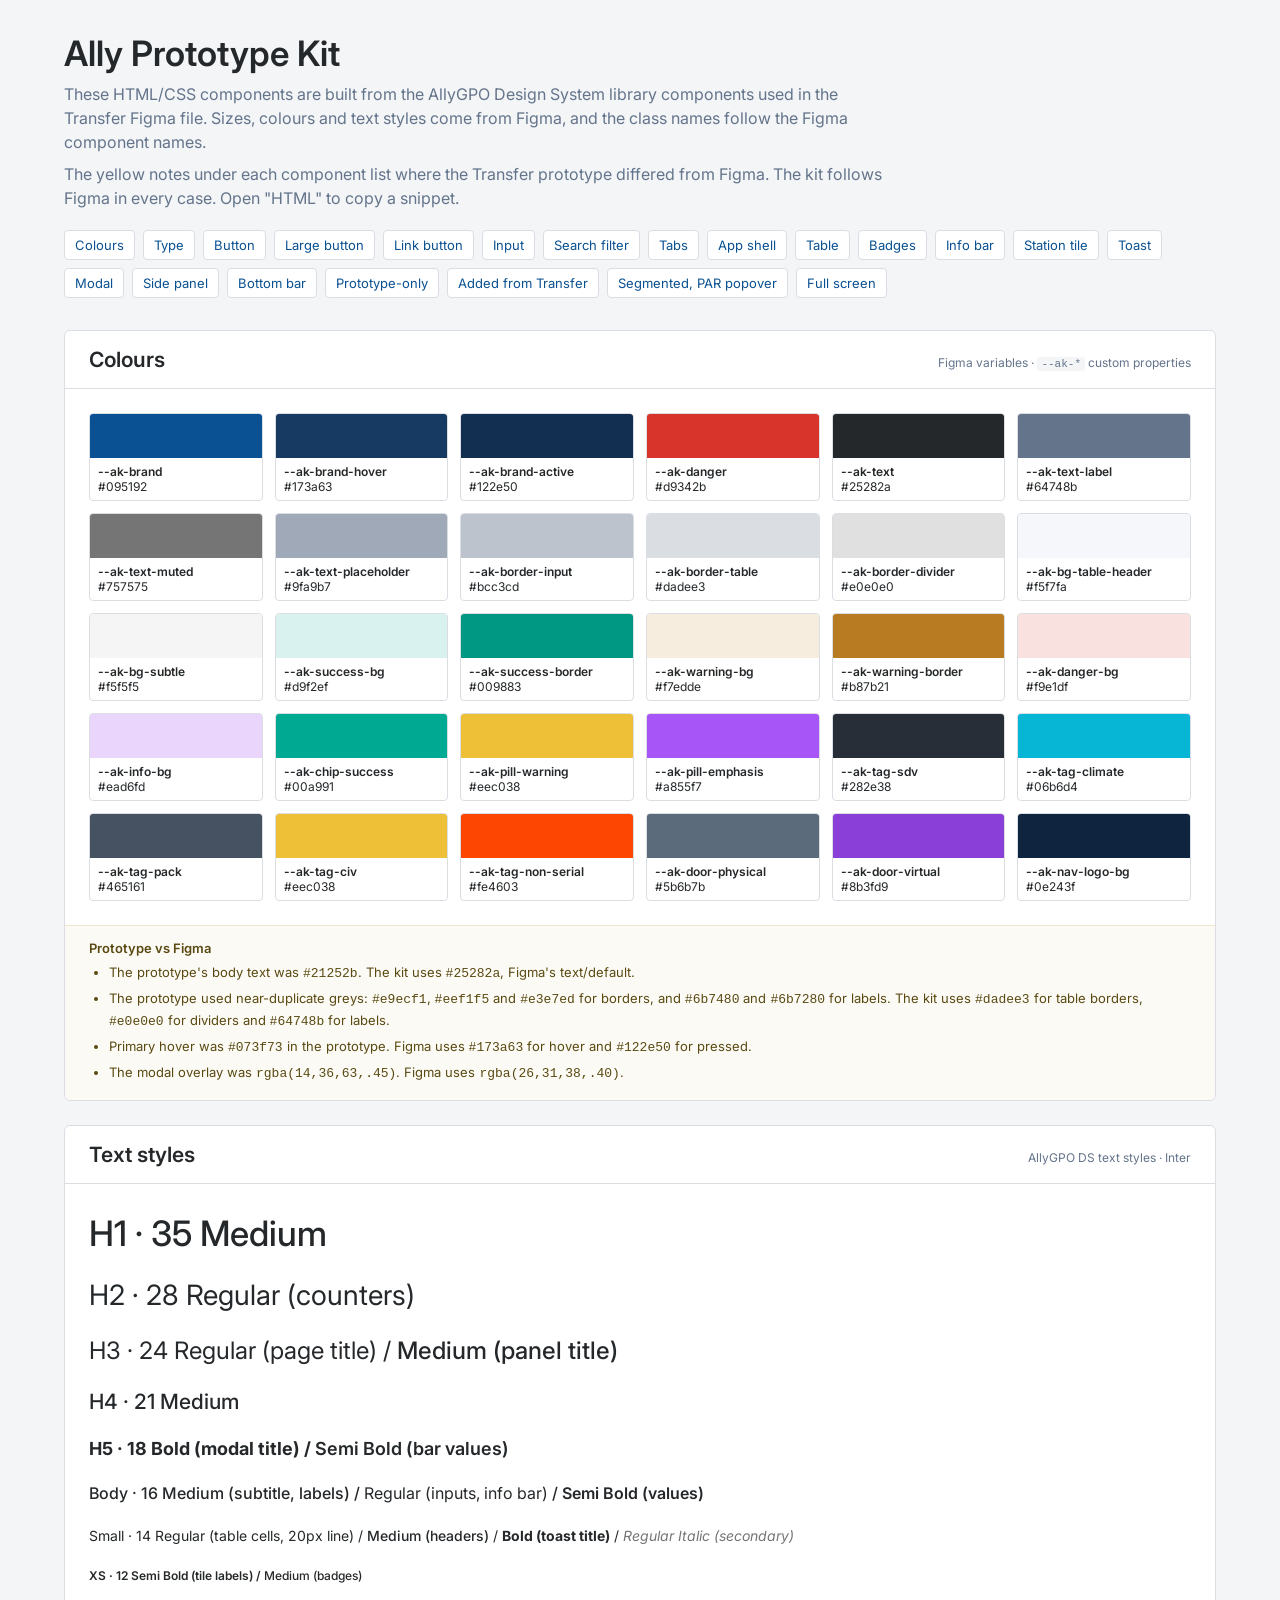
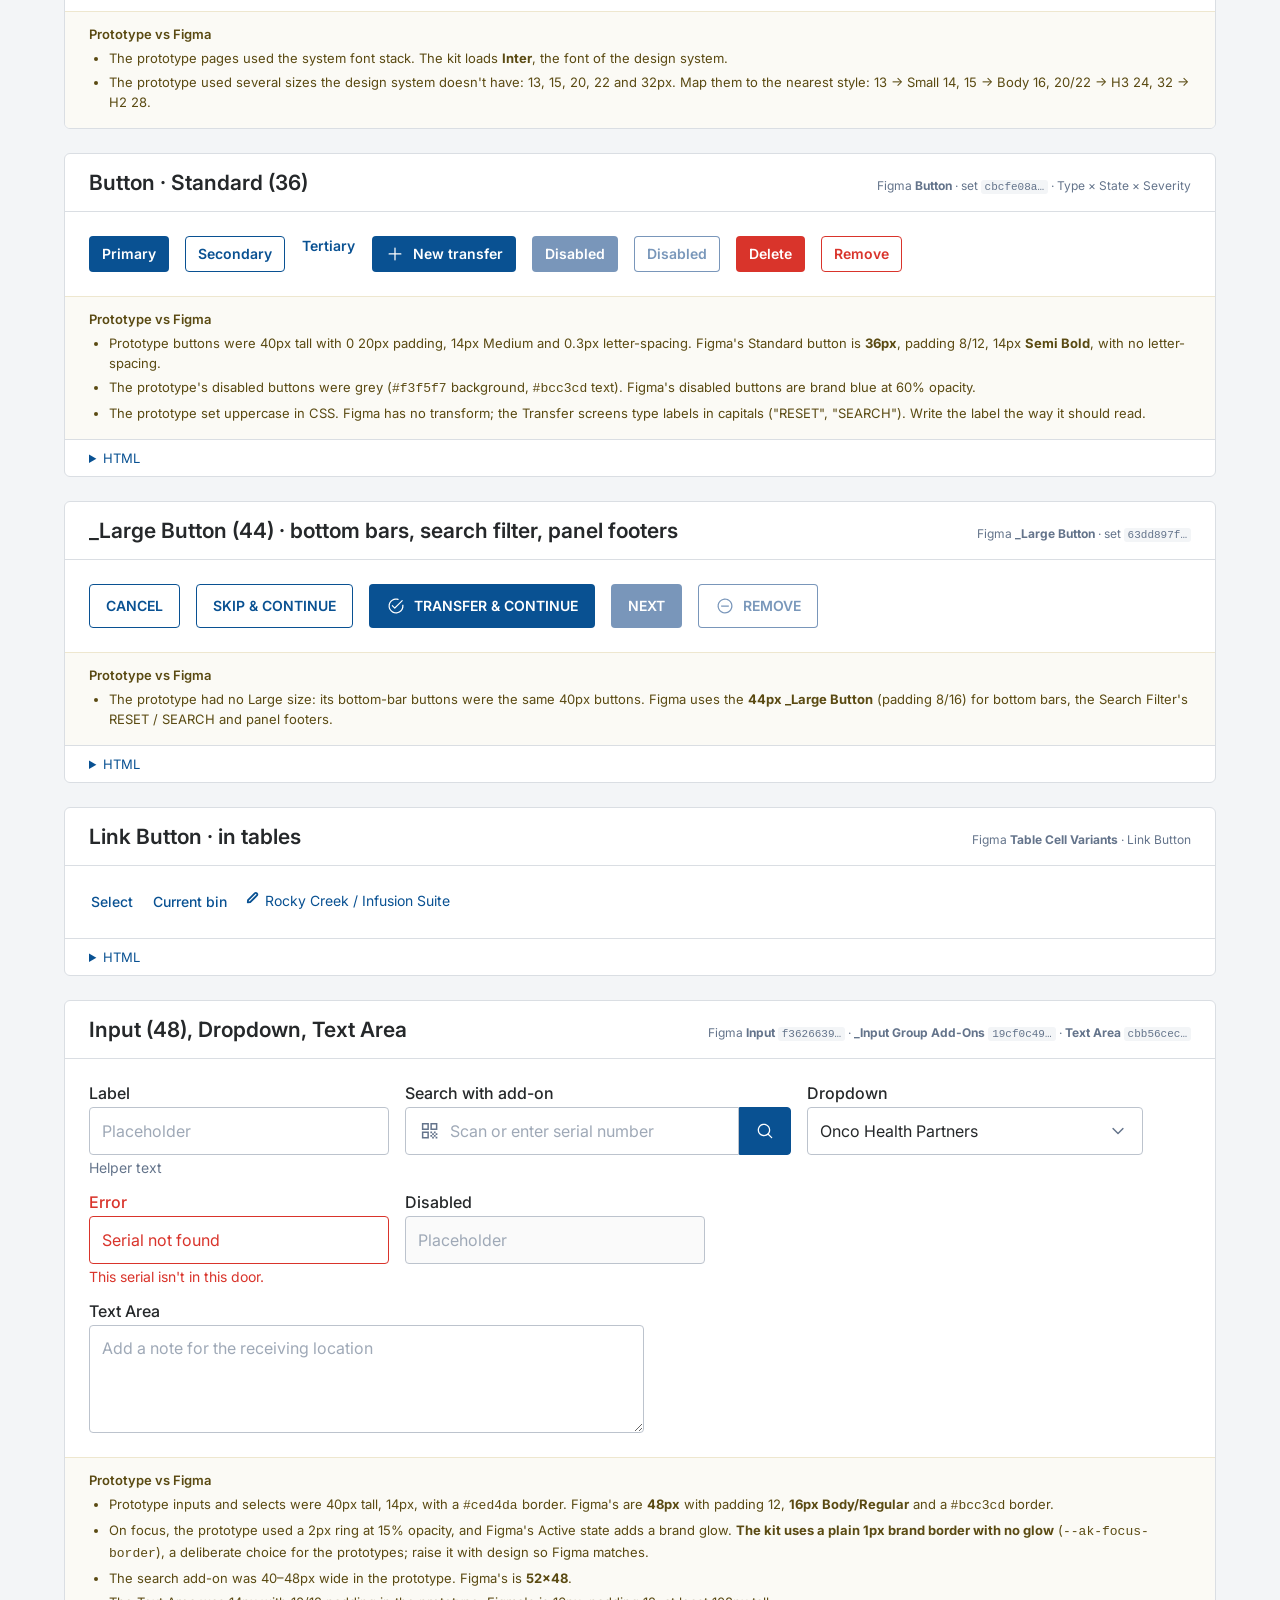
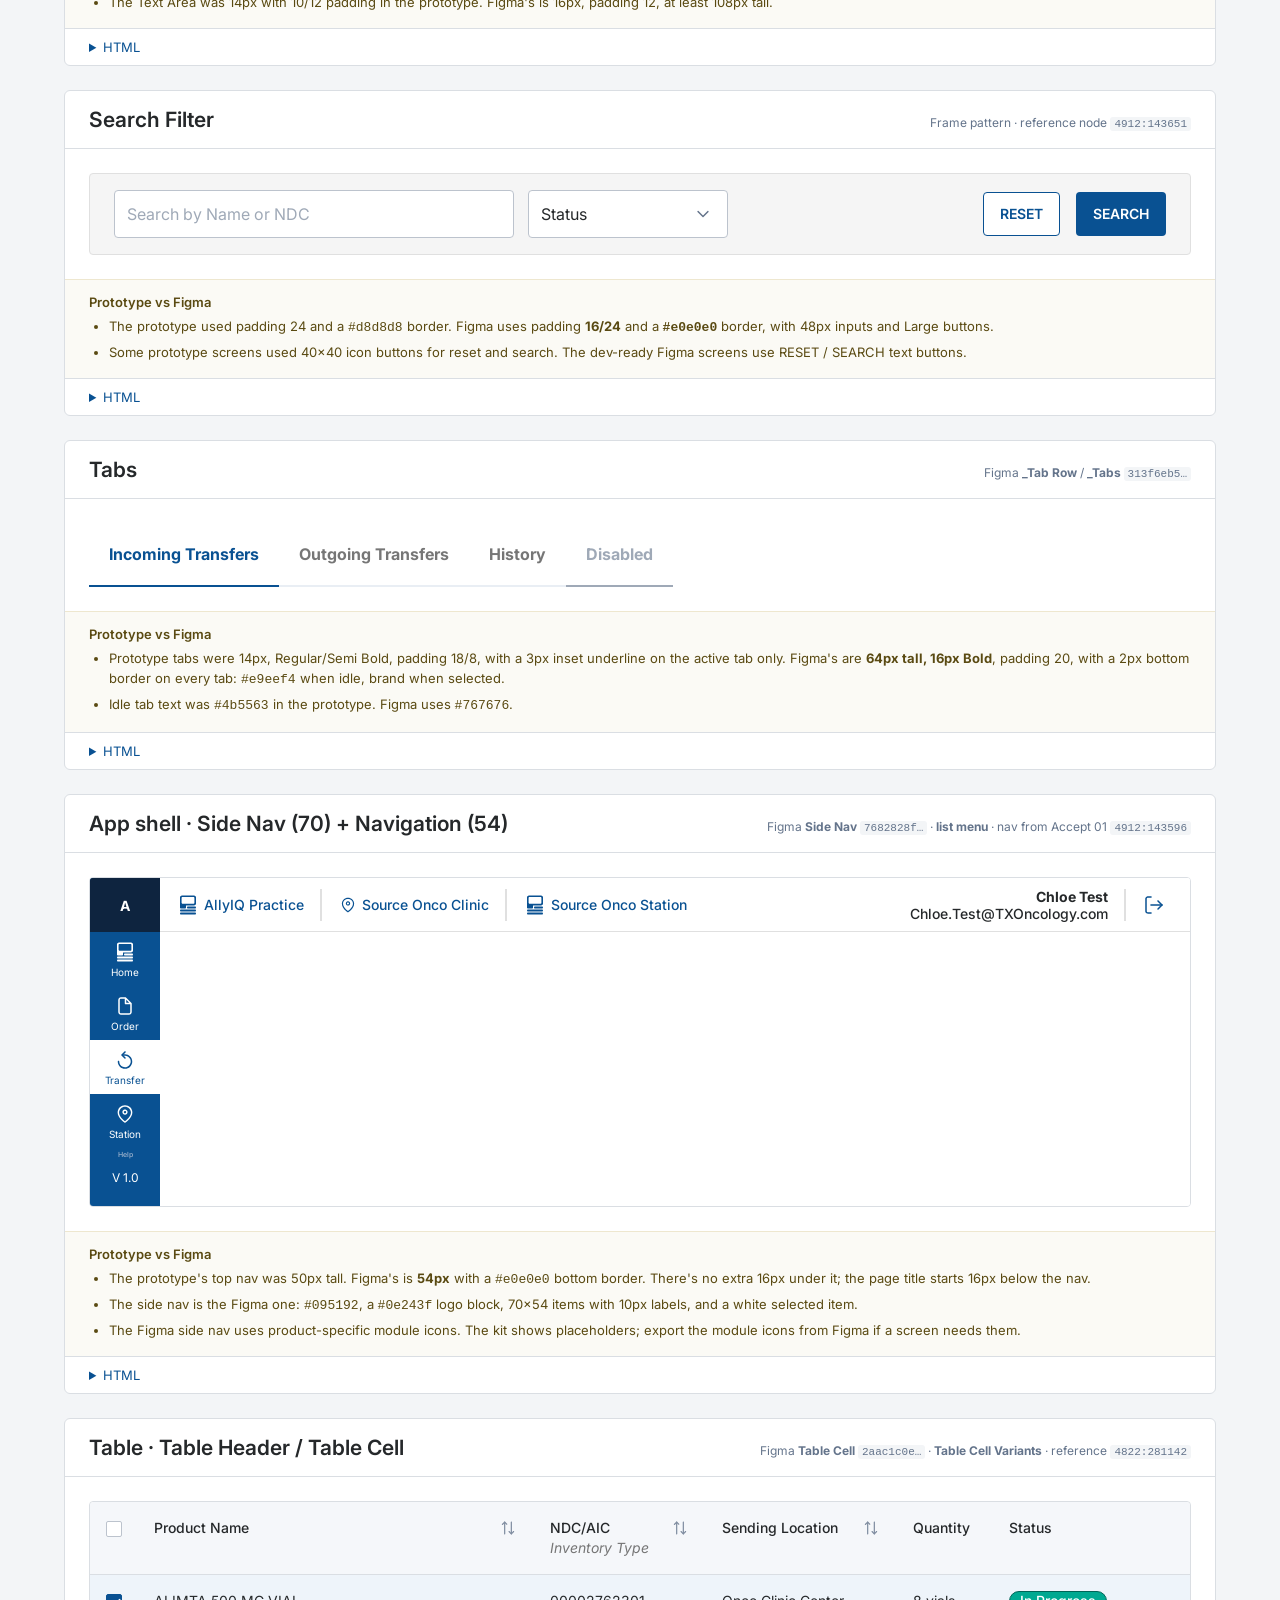
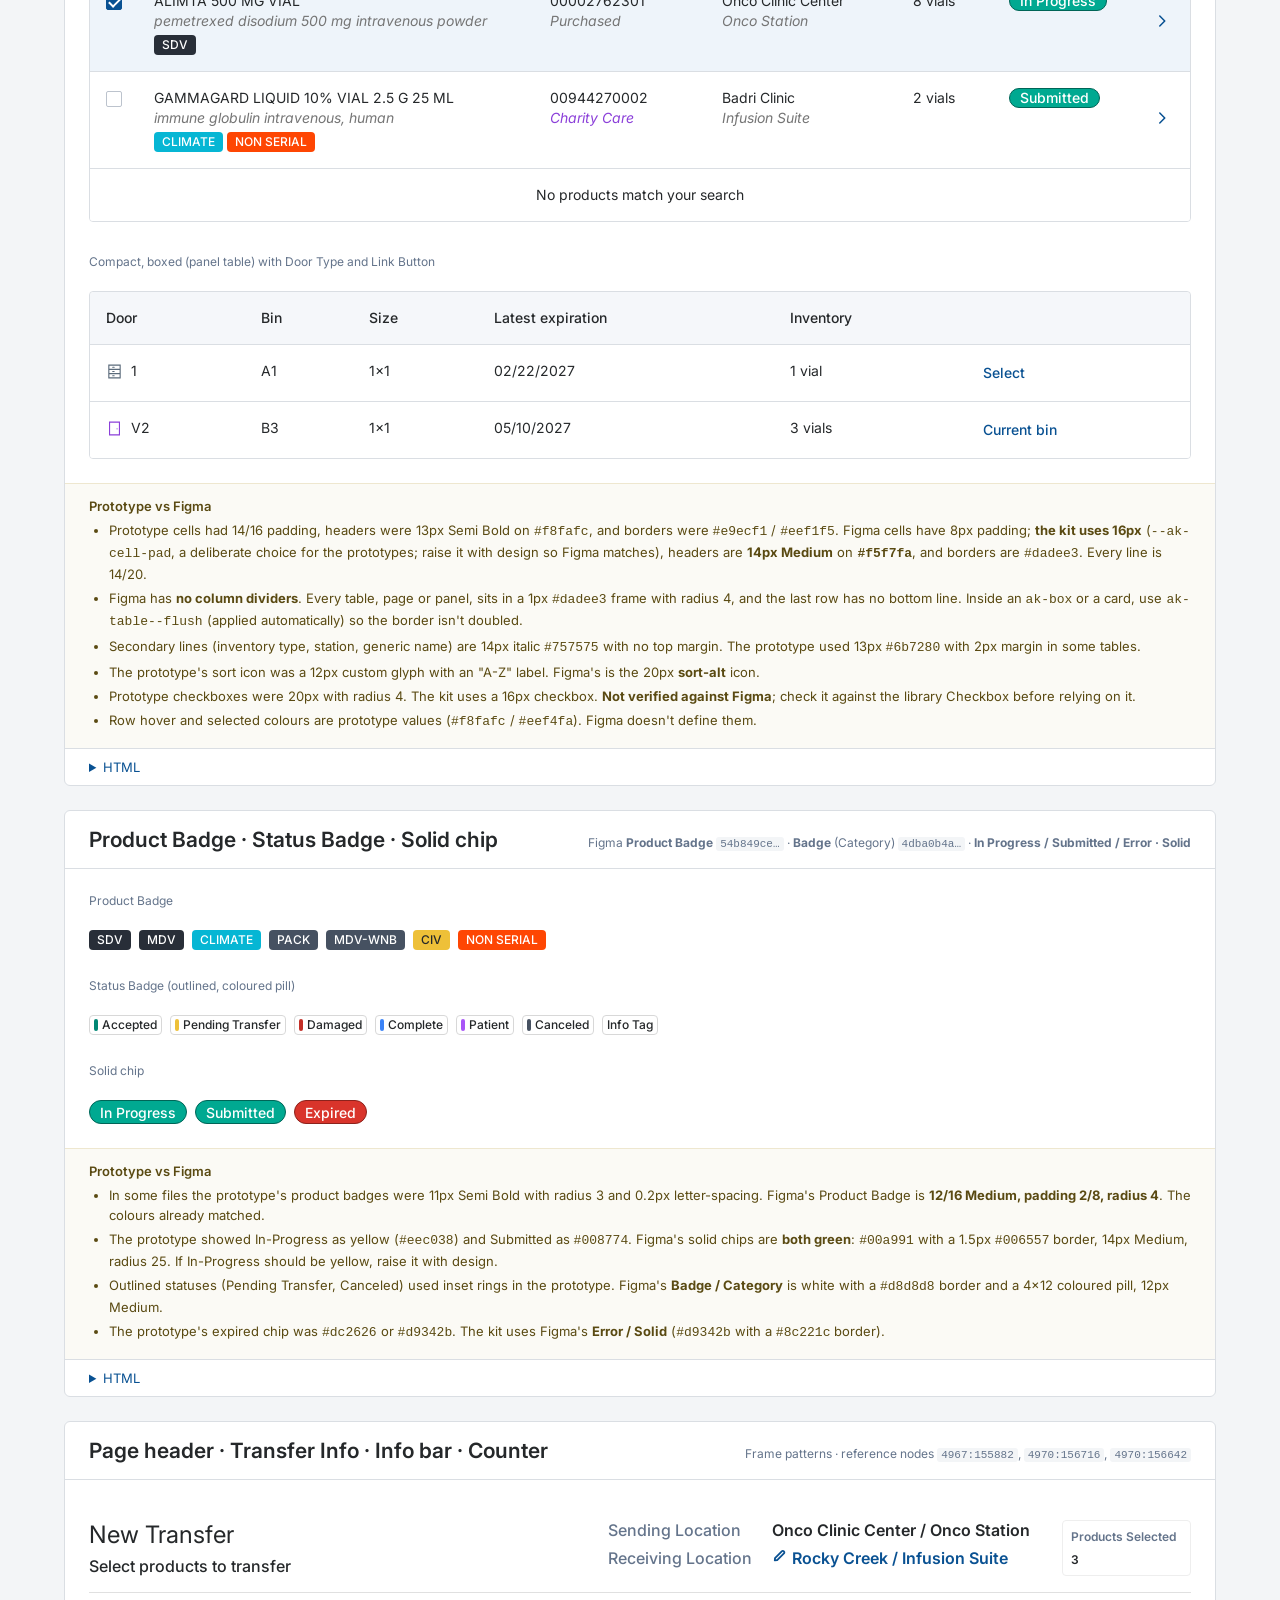
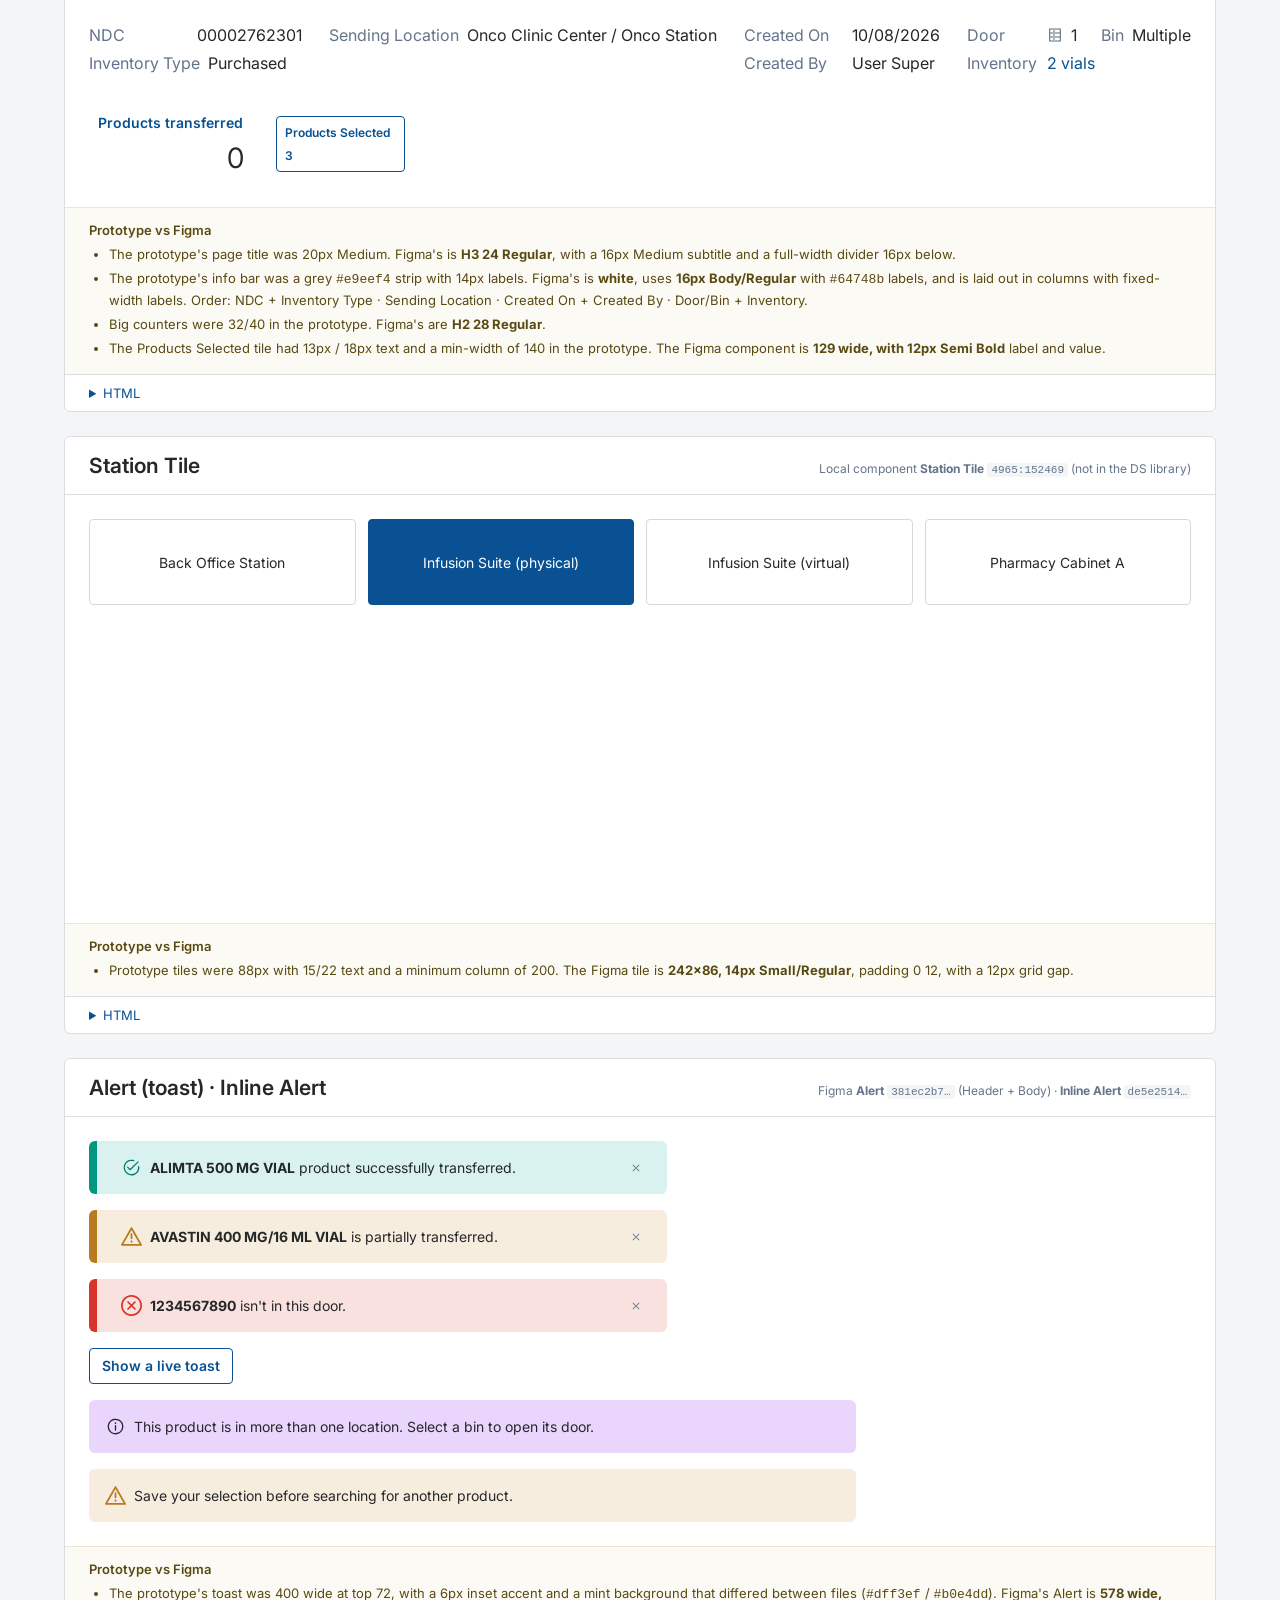
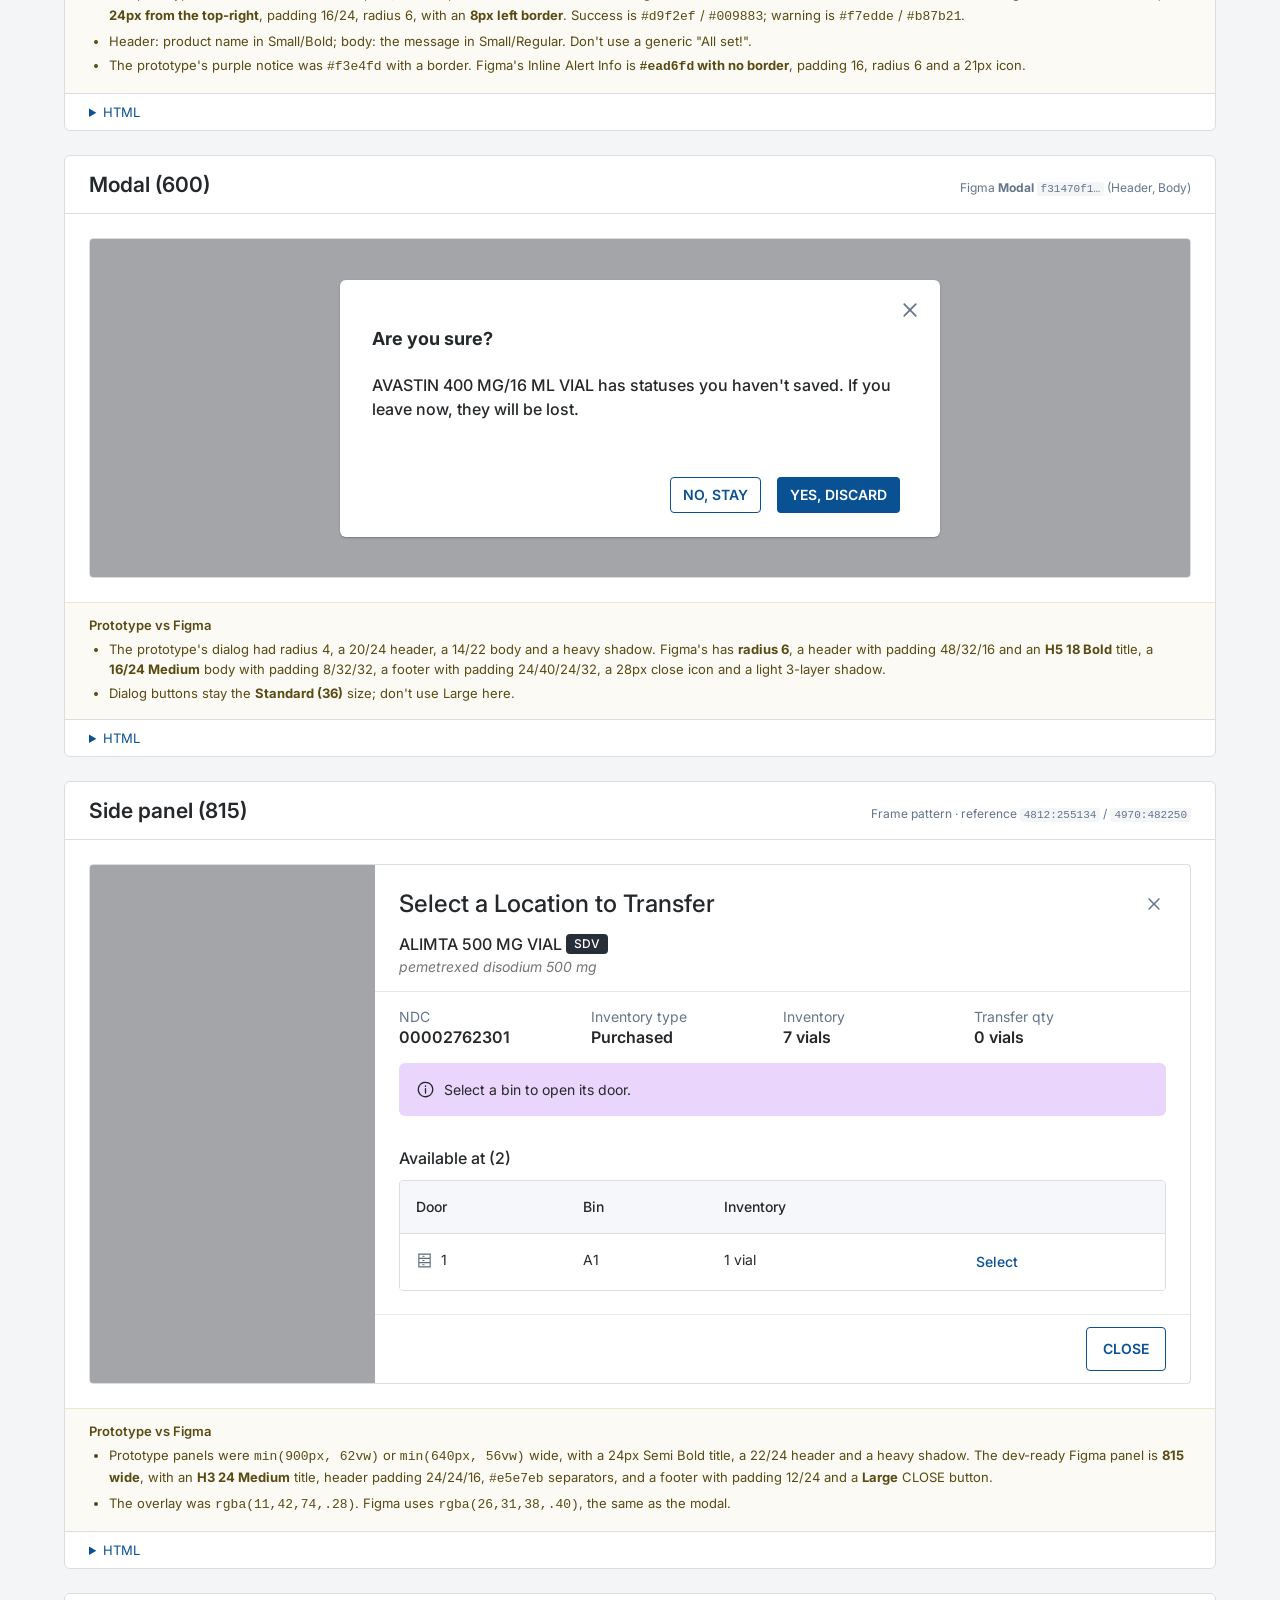
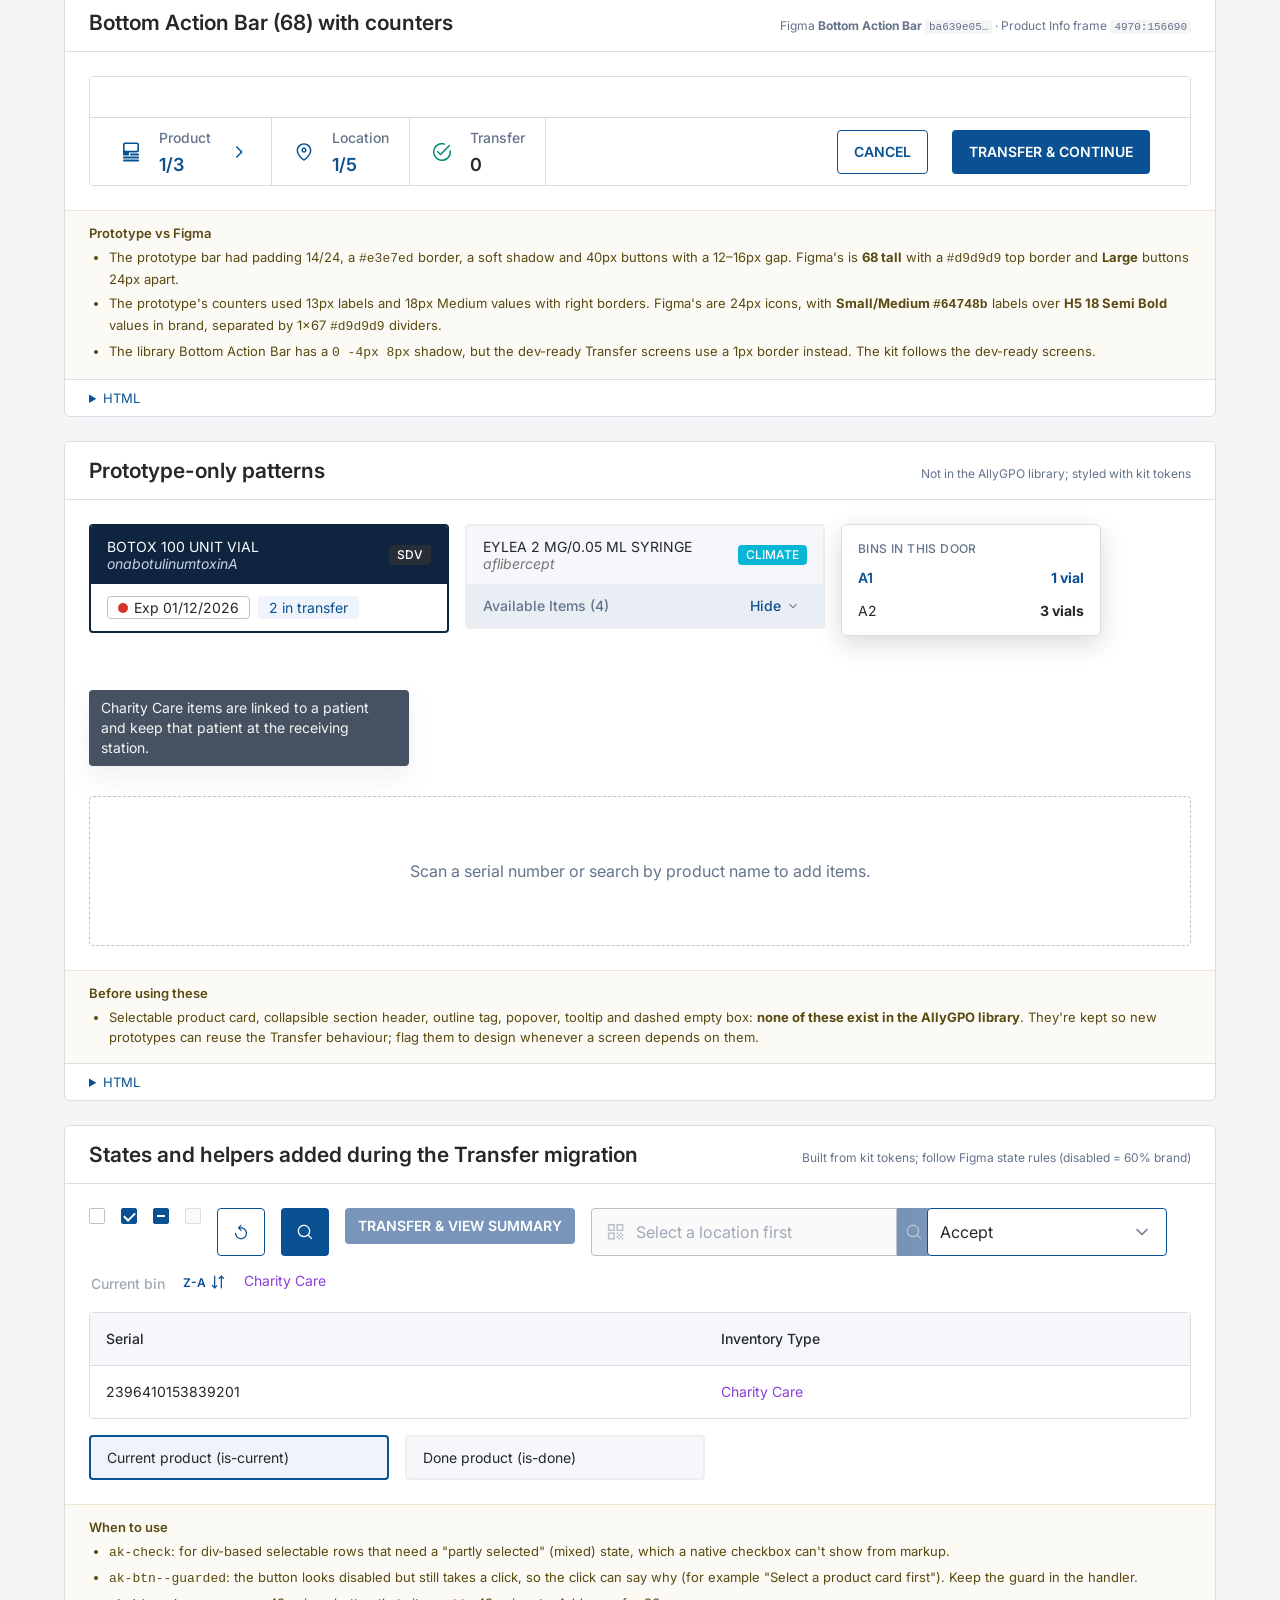
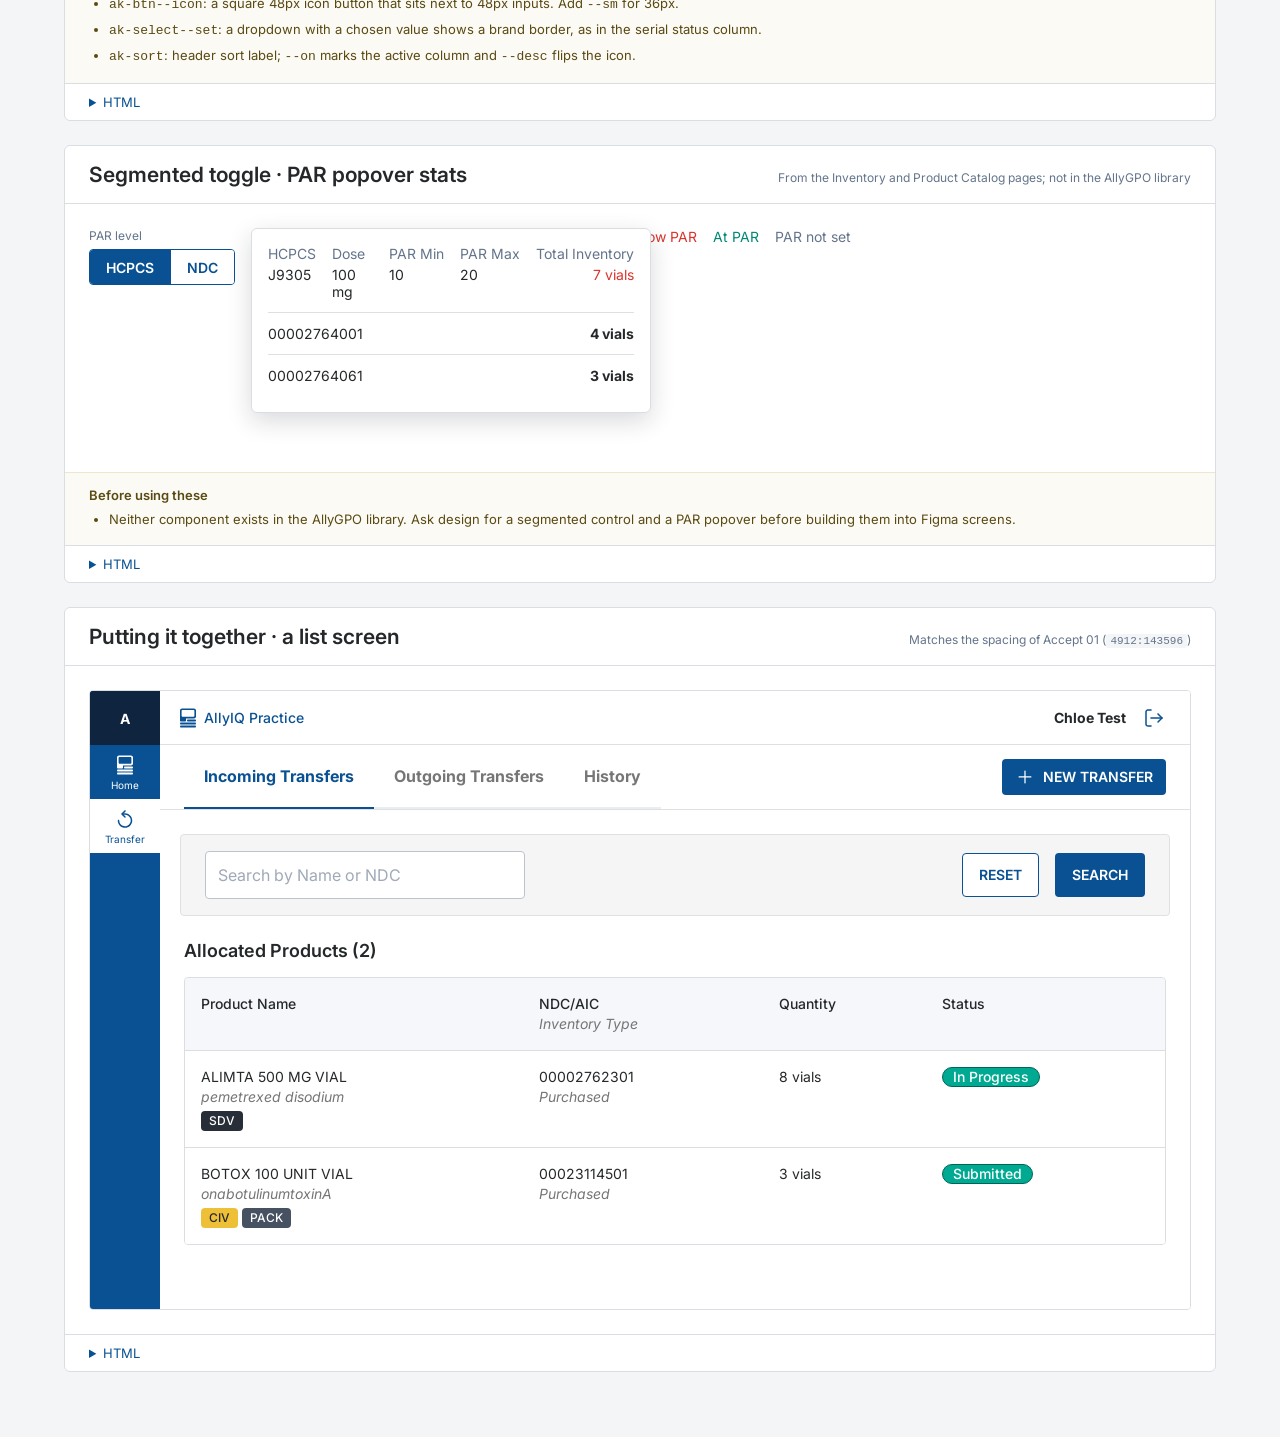
<file: ally-kit/gallery.html>
<!DOCTYPE html>
<html lang="en">
<head>
<meta charset="utf-8">
<meta name="viewport" content="width=device-width, initial-scale=1">
<title>Ally Prototype Kit</title>
<!-- generated from gallery.src.html by build-gallery.py; edit the source -->
<style>
/* ==========================================================================
   Ally prototype kit
   Components for HTML prototypes, built from the AllyGPO Design System
   library as used in the Transfer Figma file (eT6HcGEMl1keXbU21Yp7q8).
   Every value below comes from the Figma component, not from an old prototype.
   Class names follow the Figma component names. See gallery.html.
   ========================================================================== */

@import url("https://fonts.googleapis.com/css2?family=Inter:ital,wght@0,400;0,500;0,600;0,700;1,400&display=swap");

/* --------------------------------------------------------------------------
   Tokens
   -------------------------------------------------------------------------- */
:root {
  /* Brand + action (Button set) */
  --ak-brand: #095192;
  --ak-brand-hover: #173a63;
  --ak-brand-active: #122e50;
  --ak-brand-disabled: rgba(32, 81, 140, 0.6);
  --ak-danger: #d9342b;
  --ak-danger-hover: #c32f27;
  --ak-danger-active: #ae2a22;
  --ak-danger-disabled: rgba(217, 52, 43, 0.6);

  /* Text */
  --ak-text: #25282a;            /* text/default */
  --ak-text-label: #64748b;      /* field labels, counters */
  --ak-text-muted: #757575;      /* secondary/italic cell text */
  --ak-text-placeholder: #9fa9b7;
  --ak-text-tab-idle: #767676;
  --ak-text-empty: #6b7280;
  --ak-text-on-brand: #ffffff;

  /* Surfaces + borders */
  --ak-bg: #ffffff;
  --ak-bg-subtle: #f5f5f5;       /* Search Filter */
  --ak-bg-table-header: #f5f7fa;
  --ak-bg-disabled: #fafafa;
  --ak-border-input: #bcc3cd;
  --ak-border-table: #dadee3;
  --ak-border-tile: #d8d8d8;
  --ak-border-divider: #e0e0e0;
  --ak-border-bar: #d9d9d9;
  --ak-border-panel: #e5e7eb;
  --ak-border-tab-idle: #e9eef4;
  --ak-border-card: #eeeeee;
  --ak-overlay: rgba(26, 31, 38, 0.4);

  /* Nav */
  --ak-nav-bg: #095192;
  --ak-nav-logo-bg: #0e243f;
  --ak-nav-muted: #9fb4ce;

  /* Feedback (Alert / Inline Alert) */
  --ak-success-bg: #d9f2ef;  --ak-success-border: #009883;  --ak-success-icon: #007f6d;
  --ak-warning-bg: #f7edde;  --ak-warning-border: #b87b21;
  --ak-danger-bg: #f9e1df;   --ak-danger-border: #d9342b;
  --ak-info-bg: #ead6fd;

  /* Status Badge pills (Badge / Category) */
  --ak-pill-success: #008774;
  --ak-pill-warning: #eec038;
  --ak-pill-danger: #c32f27;
  --ak-pill-info: #3b83f7;
  --ak-pill-emphasis: #a855f7;
  --ak-pill-neutral: #465161;

  /* Solid status chips */
  --ak-chip-success: #00a991;  --ak-chip-success-border: #006557;
  --ak-chip-danger: #d9342b;   --ak-chip-danger-border: #8c221c;

  /* Product Badge (Components/tag/bg-*) */
  --ak-tag-sdv: #282e38;
  --ak-tag-climate: #06b6d4;
  --ak-tag-pack: #465161;
  --ak-tag-civ: #eec038;
  --ak-tag-non-serial: #fe4603;

  /* Door Type */
  --ak-door-physical: #5b6b7b;
  --ak-door-virtual: #8b3fd9;

  /* Radius + elevation */
  --ak-radius: 4px;
  --ak-radius-lg: 6px;
  --ak-radius-pill: 25px;
  --ak-shadow-modal: 0 2px 1px -1px rgba(0,0,0,.02), 0 1px 1px 0 rgba(0,0,0,.14), 0 1px 3px 0 rgba(0,0,0,.12);
  --ak-shadow-bar: 0 -4px 8px rgba(0,0,0,.10);
  --ak-focus-border: var(--ak-brand);     /* Input / Text Area active: 1px brand border, no glow (user decision 2026-10-09; Figma Active has a glow) */

  /* Layout (1512 x 1024 artboards) */
  --ak-sidenav-w: 70px;
  --ak-topnav-h: 54px;
  --ak-gutter: 24px;              /* content edge = side nav + 24 = 94 */
  --ak-bottom-bar-h: 68px;
  --ak-cell-pad: 16px;            /* table cell padding: user decision 2026-10-09 (Figma Table Cell uses 8px) */

  /* Type */
  --ak-font: "Inter", -apple-system, system-ui, "Segoe UI", Roboto, Helvetica, Arial, sans-serif;
}

/* --------------------------------------------------------------------------
   Base + DS text styles (H1 35 ... XS 12; line height auto unless stated)
   -------------------------------------------------------------------------- */
.ak, .ak * { box-sizing: border-box; }
.ak { font-family: var(--ak-font); color: var(--ak-text); font-size: 14px; -webkit-font-smoothing: antialiased; }
.ak button, .ak input, .ak select, .ak textarea { font-family: inherit; }

.ak-h1 { font-size: 35px; } .ak-h2 { font-size: 28px; } .ak-h3 { font-size: 24px; }
.ak-h4 { font-size: 21px; } .ak-h5 { font-size: 18px; } .ak-body { font-size: 16px; }
.ak-small { font-size: 14px; } .ak-xs { font-size: 12px; }
.ak-regular { font-weight: 400; } .ak-medium { font-weight: 500; }
.ak-semibold { font-weight: 600; } .ak-bold { font-weight: 700; }
.ak-italic { font-style: italic; }
.ak-label { color: var(--ak-text-label); }
.ak-muted { color: var(--ak-text-muted); }
.ak-link { color: var(--ak-brand); text-decoration: none; cursor: pointer; }
.ak-link:hover { text-decoration: underline; }

/* --------------------------------------------------------------------------
   Icons: <span class="ak-icon" data-icon="search"></span> (filled by ally-kit.js)
   -------------------------------------------------------------------------- */
.ak-icon { display: inline-flex; width: 24px; height: 24px; flex: none; align-items: center; justify-content: center; }
.ak-icon svg { width: 100%; height: 100%; display: block; }
.ak-icon--14 { width: 14px; height: 14px; } .ak-icon--16 { width: 16px; height: 16px; }
.ak-icon--17 { width: 17px; height: 17px; } .ak-icon--20 { width: 20px; height: 20px; }
.ak-icon--21 { width: 21px; height: 21px; } .ak-icon--28 { width: 28px; height: 28px; }
.ak-icon--current svg path { fill: currentColor; }
.ak-icon[data-icon="check-circle"], [data-icon="check-circle"] { color: var(--ak-success-icon); }
.ak-btn [data-icon="check-circle"] { color: inherit; }

/* --------------------------------------------------------------------------
   Button (Standard, 36) and _Large Button (44)
   Figma: Button / _Large Button  ·  Type = Primary | Secondary | Tertiary
   -------------------------------------------------------------------------- */
.ak-btn {
  display: inline-flex; align-items: center; justify-content: center; gap: 8px;
  height: 36px; padding: 8px 12px; border-radius: var(--ak-radius);
  border: 1px solid transparent; background: transparent;
  font-size: 14px; line-height: 20px; font-weight: 600; white-space: nowrap;
  cursor: pointer; text-decoration: none;
}
.ak-btn--lg { height: 44px; padding: 8px 16px; }
.ak-btn .ak-icon { width: 20px; height: 20px; }
.ak-btn .ak-icon svg path { fill: currentColor; }

.ak-btn--primary { background: var(--ak-brand); color: #fff; }
.ak-btn--primary:hover { background: var(--ak-brand-hover); }
.ak-btn--primary:active { background: var(--ak-brand-active); }
.ak-btn--secondary { border-color: var(--ak-brand); color: var(--ak-brand); background: #fff; }
.ak-btn--secondary:hover { border-color: var(--ak-brand-hover); color: var(--ak-brand-hover); }
.ak-btn--secondary:active { border-color: var(--ak-brand-active); color: var(--ak-brand-active); }
.ak-btn--tertiary { padding-left: 0; padding-right: 0; gap: 4px; color: var(--ak-brand); }
.ak-btn--tertiary:not(.ak-btn--lg) { height: 20px; padding: 0; }
.ak-btn--tertiary:hover { color: var(--ak-brand-hover); }
.ak-btn--tertiary:active { color: var(--ak-brand-active); }

.ak-btn--danger.ak-btn--primary { background: var(--ak-danger); }
.ak-btn--danger.ak-btn--primary:hover { background: var(--ak-danger-hover); }
.ak-btn--danger.ak-btn--primary:active { background: var(--ak-danger-active); }
.ak-btn--danger.ak-btn--secondary { border-color: var(--ak-danger); color: var(--ak-danger); }
.ak-btn--danger.ak-btn--secondary:hover { border-color: var(--ak-danger-hover); color: var(--ak-danger-hover); }
.ak-btn--danger.ak-btn--tertiary { color: var(--ak-danger); }

.ak-btn:disabled, .ak-btn[aria-disabled="true"] { cursor: not-allowed; pointer-events: none; }
.ak-btn--primary:disabled, .ak-btn--primary[aria-disabled="true"] { background: var(--ak-brand-disabled); }
.ak-btn--secondary:disabled, .ak-btn--secondary[aria-disabled="true"] { border-color: var(--ak-brand-disabled); color: var(--ak-brand-disabled); }
.ak-btn--tertiary:disabled, .ak-btn--tertiary[aria-disabled="true"] { color: var(--ak-brand-disabled); }
.ak-btn--danger.ak-btn--primary:disabled { background: var(--ak-danger-disabled); }
.ak-btn--danger.ak-btn--secondary:disabled { border-color: var(--ak-danger-disabled); color: var(--ak-danger-disabled); }

/* Link Button (Table Cell Variants · Link Button), e.g. "Select" in a table */
.ak-link-btn { display: inline-flex; align-items: center; gap: 4px; padding: 2px; border-radius: var(--ak-radius); border: 0; background: none; color: var(--ak-brand); font-size: 14px; line-height: 20px; font-weight: 500; cursor: pointer; }
.ak-link-btn:hover { text-decoration: underline; }

/* --------------------------------------------------------------------------
   Input (48), _Input Group Add-Ons, Dropdown, Text Area
   -------------------------------------------------------------------------- */
.ak-field { display: flex; flex-direction: column; gap: 4px; }
.ak-field__label { font-size: 16px; font-weight: 500; color: var(--ak-text); }
.ak-field__help { font-size: 14px; color: var(--ak-text-label); }
.ak-field--error .ak-field__label, .ak-field--error .ak-field__help { color: var(--ak-danger); }

.ak-input {
  display: flex; align-items: center; gap: 8px; height: 48px; padding: 12px;
  background: #fff; border: 1px solid var(--ak-border-input); border-radius: var(--ak-radius);
  font-size: 16px; color: var(--ak-text);
}
.ak-input input, input.ak-input, .ak-input select {
  flex: 1; min-width: 0; border: 0; outline: 0; background: transparent; padding: 0;
  font: inherit; font-size: 16px; color: var(--ak-text);
}
input.ak-input { width: 100%; padding: 12px; }
.ak-input input::placeholder, input.ak-input::placeholder, .ak-textarea::placeholder { color: var(--ak-text-placeholder); }
.ak-input:focus-within, input.ak-input:focus { border-color: var(--ak-focus-border); box-shadow: none; outline: 0; }
.ak-input--disabled, .ak-input:has(input:disabled) { background: var(--ak-bg-disabled); }
.ak-input--error { border-color: var(--ak-danger); }
.ak-input--error input::placeholder { color: var(--ak-danger); }
.ak-input--warning { border-color: var(--ak-warning-border); }
.ak-input .ak-icon svg path { fill: var(--ak-text-label); }

/* Input + add-on button (search) */
.ak-input-group { display: flex; align-items: stretch; }
.ak-input-group .ak-input { border-top-right-radius: 0; border-bottom-right-radius: 0; flex: 1; }
.ak-addon {
  width: 52px; height: 48px; display: inline-flex; align-items: center; justify-content: center;
  background: var(--ak-brand); border: 1px solid var(--ak-brand); border-radius: 0 var(--ak-radius) var(--ak-radius) 0;
  color: #fff; cursor: pointer;
}
.ak-addon:hover { background: var(--ak-brand-hover); }
.ak-addon .ak-icon { width: 20px; height: 20px; }

/* Dropdown: Input look with clear (times) + chevron-down */
.ak-select { position: relative; }
.ak-select select { appearance: none; -webkit-appearance: none; cursor: pointer; padding-right: 32px; }
.ak-select::after {
  content: ""; position: absolute; right: 12px; top: 50%; width: 24px; height: 24px; margin-top: -12px; pointer-events: none;
  background: url("data:image/svg+xml,%3Csvg xmlns='http://www.w3.org/2000/svg' width='24' height='24' viewBox='0 0 24 24'%3E%3Cpath d='M12.01 15.2a.75.75 0 0 1-.53-.22l-5-5a.75.75 0 0 1 1.06-1.03l4.47 4.44 4.47-4.44a.75.75 0 0 1 1.06 1L12.54 14.95a.75.75 0 0 1-.53.25Z' fill='%2364748B'/%3E%3C/svg%3E") no-repeat center;
}

.ak-textarea {
  display: block; width: 100%; min-height: 108px; padding: 12px; resize: vertical;
  background: #fff; border: 1px solid var(--ak-border-input); border-radius: var(--ak-radius);
  font: inherit; font-size: 16px; color: var(--ak-text); outline: 0;
}
.ak-textarea:focus { border-color: var(--ak-focus-border); box-shadow: none; outline: 0; }

/* Checkbox (Table Cell Variants · Checkbox) */
.ak-checkbox { appearance: none; -webkit-appearance: none; width: 16px; height: 16px; margin: 0; border: 1px solid var(--ak-border-input); border-radius: 2px; background: #fff; cursor: pointer; display: inline-grid; place-content: center; vertical-align: middle; }
.ak-checkbox:checked, .ak-checkbox:indeterminate { background: var(--ak-brand); border-color: var(--ak-brand); }
.ak-checkbox:checked::after { content: ""; width: 9px; height: 5px; border: 2px solid #fff; border-top: 0; border-right: 0; transform: translateY(-1px) rotate(-45deg); }
.ak-checkbox:indeterminate::after { content: ""; width: 8px; height: 2px; background: #fff; }

/* --------------------------------------------------------------------------
   Search Filter (grey bar with inputs + RESET / SEARCH)
   -------------------------------------------------------------------------- */
.ak-search-filter {
  display: flex; align-items: center; justify-content: space-between; gap: 16px;
  padding: 16px 24px; background: var(--ak-bg-subtle); border: 1px solid var(--ak-border-divider); border-radius: var(--ak-radius);
}
.ak-search-filter__fields { display: flex; gap: 14px; align-items: center; }
.ak-search-filter__actions { display: flex; gap: 16px; align-items: center; }

/* --------------------------------------------------------------------------
   Tabs (_Tab Row / _Tabs)
   -------------------------------------------------------------------------- */
.ak-tabs { display: flex; }
.ak-tab {
  display: inline-flex; align-items: center; gap: 4px; height: 64px; padding: 20px;
  border: 0; border-bottom: 2px solid var(--ak-border-tab-idle); background: none;
  font-size: 16px; line-height: 24px; font-weight: 700; color: var(--ak-text-tab-idle); cursor: pointer; white-space: nowrap;
}
.ak-tab:hover { color: var(--ak-text-label); border-bottom-color: var(--ak-text-label); }
.ak-tab[aria-selected="true"], .ak-tab--selected { color: var(--ak-brand); border-bottom-color: var(--ak-brand); }
.ak-tab:disabled { color: var(--ak-text-placeholder); border-bottom-color: var(--ak-text-placeholder); cursor: not-allowed; }
.ak-tab__count { min-width: 20px; height: 20px; padding: 4px 6px; border-radius: 10px; background: var(--ak-brand); color: #fff; font-size: 12px; line-height: 12px; font-weight: 700; }

/* --------------------------------------------------------------------------
   Table (Table Cell: Table Header / Table Cell / Nested Table)
   No column dividers; each cell has a bottom border only.
   -------------------------------------------------------------------------- */
.ak-table {
  width: 100%; background: #fff; font-size: 14px; line-height: 20px;
  border: 1px solid var(--ak-border-table); border-radius: var(--ak-radius);
  border-collapse: separate; border-spacing: 0; overflow: hidden;   /* Figma table frame: 1px #dadee3, radius 4, clips */
}
.ak-table thead tr:first-child th:first-child { border-top-left-radius: var(--ak-radius); }
.ak-table thead tr:first-child th:last-child { border-top-right-radius: var(--ak-radius); }
.ak-table tbody tr:last-child td { border-bottom: 0; }
.ak-table--boxed { /* same as default; kept for older markup */ }
.ak-table--flush, .ak-box > .ak-table, .ak-box > div > .ak-table, .ak-card .ak-table { border: 0; border-radius: 0; }
.ak-table th, .ak-th {
  height: 56px; padding: var(--ak-cell-pad); text-align: left; vertical-align: top;
  background: var(--ak-bg-table-header); border-bottom: 1px solid var(--ak-border-table);
  font-weight: 500; color: var(--ak-text); white-space: nowrap;
}
.ak-table--compact th { height: auto; }
.ak-th__inner { display: flex; align-items: flex-start; justify-content: space-between; gap: 8px; }
.ak-th__sub { display: block; font-style: italic; font-weight: 400; color: var(--ak-text-muted); }
.ak-th__sort { width: 20px; height: 20px; flex: none; cursor: pointer; }
.ak-table td, .ak-td {
  padding: var(--ak-cell-pad); vertical-align: top; background: #fff; border-bottom: 1px solid var(--ak-border-table);
  font-weight: 400; color: var(--ak-text);
}
.ak-table tbody tr:hover td { background: #f8fafc; }
.ak-table tbody tr.is-selected td { background: #eef4fa; }
.ak-table tbody tr.is-disabled td { color: var(--ak-text-placeholder); }
.ak-cell-sub { display: block; font-style: italic; color: var(--ak-text-muted); }
.ak-cell-check { width: calc(16px + 2 * var(--ak-cell-pad)); }
.ak-cell-action { width: calc(24px + 2 * var(--ak-cell-pad)); text-align: center; vertical-align: middle !important; }

/* Product Name cell: NAME / generic name / badges */
.ak-product__name { display: block; text-transform: uppercase; color: var(--ak-text); }
.ak-product__generic { display: block; font-style: italic; color: var(--ak-text-muted); }
.ak-product__badges { display: flex; flex-wrap: wrap; gap: 4px; padding-top: 4px; }

/* Empty row ("No products match your search") */
.ak-empty { padding: 20px 0; text-align: center; font-size: 14px; line-height: 20px; font-weight: 500; color: var(--ak-text-empty); }

/* --------------------------------------------------------------------------
   Product Badge  (SDV · CLIMATE · PACK · CIV · NON SERIAL)
   -------------------------------------------------------------------------- */
.ak-badge {
  display: inline-flex; align-items: center; height: 20px; padding: 2px 8px; border-radius: var(--ak-radius);
  font-size: 12px; line-height: 16px; font-weight: 500; text-transform: uppercase; white-space: nowrap;
  background: var(--ak-tag-pack); color: #fff;
}
.ak-badge--sdv, .ak-badge--mdv { background: var(--ak-tag-sdv); }
.ak-badge--climate { background: var(--ak-tag-climate); }
.ak-badge--pack, .ak-badge--mdv-wnb { background: var(--ak-tag-pack); }
.ak-badge--civ { background: var(--ak-tag-civ); color: var(--ak-text); }
.ak-badge--non-serial { background: var(--ak-tag-non-serial); }

/* --------------------------------------------------------------------------
   Status Badge (Badge / Category): white, grey border, coloured pill
   -------------------------------------------------------------------------- */
.ak-status {
  display: inline-flex; align-items: center; gap: 4px; height: 20px; padding: 4px; border-radius: var(--ak-radius);
  background: #fff; border: 1px solid var(--ak-border-tile);
  font-size: 12px; line-height: 16px; font-weight: 500; color: var(--ak-text); white-space: nowrap;
}
.ak-status::before { content: ""; width: 4px; height: 12px; border-radius: 20px; background: var(--ak-pill-neutral); }
.ak-status--positive::before { background: var(--ak-pill-success); }
.ak-status--pending::before { background: var(--ak-pill-warning); }
.ak-status--negative::before { background: var(--ak-pill-danger); }
.ak-status--complete::before { background: var(--ak-pill-info); }
.ak-status--patient::before { background: var(--ak-pill-emphasis); }
.ak-status--incomplete::before { background: var(--ak-pill-neutral); }
.ak-status--tag::before { display: none; }
.ak-status--tag { padding: 4px; }

/* Solid status chip (In Progress / Submitted / Error · Solid) */
.ak-chip {
  display: inline-flex; align-items: center; height: 24px; padding: 2px 10px; border-radius: var(--ak-radius-pill);
  border: 1.5px solid var(--ak-chip-success-border); background: var(--ak-chip-success); color: #fff;
  font-size: 14px; font-weight: 500; white-space: nowrap;
}
.ak-table .ak-chip { height: 20px; }
.ak-chip--danger { background: var(--ak-chip-danger); border-color: var(--ak-chip-danger-border); }

/* --------------------------------------------------------------------------
   Alert (toast) and Inline Alert
   -------------------------------------------------------------------------- */
.ak-toast-region { position: fixed; top: 24px; right: 24px; z-index: 9000; display: flex; flex-direction: column; gap: 12px; }
.ak-alert {
  display: flex; align-items: flex-start; gap: 8px; width: 578px; max-width: calc(100vw - 48px);
  padding: 16px 24px; border-radius: var(--ak-radius-lg); border-left: 8px solid var(--ak-success-border);
  background: var(--ak-success-bg); color: var(--ak-text); font-size: 14px;
}
.ak-alert__icon { width: 21px; height: 21px; flex: none; }
.ak-alert__text { flex: 1; padding-top: 2px; }
.ak-alert__title { font-weight: 700; margin-right: 4px; }
.ak-alert__close { width: 14px; height: 14px; margin-top: 4px; flex: none; border: 0; padding: 0; background: none; cursor: pointer; }
.ak-alert--warning { background: var(--ak-warning-bg); border-left-color: var(--ak-warning-border); }
.ak-alert--danger { background: var(--ak-danger-bg); border-left-color: var(--ak-danger-border); }
.ak-alert--info { background: var(--ak-info-bg); border-left-color: var(--ak-pill-emphasis); }
.ak-alert--tablet { font-size: 16px; }

.ak-inline-alert {
  display: flex; align-items: flex-start; gap: 8px; padding: 16px; border-radius: var(--ak-radius-lg);
  background: var(--ak-info-bg); color: var(--ak-text); font-size: 14px;
}
.ak-inline-alert .ak-icon { width: 21px; height: 21px; }
.ak-inline-alert__text { flex: 1; padding-top: 2px; }
.ak-inline-alert--success { background: var(--ak-success-bg); }
.ak-inline-alert--warning { background: var(--ak-warning-bg); }
.ak-inline-alert--danger { background: var(--ak-danger-bg); }

/* --------------------------------------------------------------------------
   Modal (600)
   -------------------------------------------------------------------------- */
.ak-overlay { position: fixed; inset: 0; z-index: 7000; background: var(--ak-overlay); display: flex; align-items: center; justify-content: center; padding: 24px; }
.ak-modal { width: 600px; max-width: 100%; background: #fff; border-radius: var(--ak-radius-lg); box-shadow: var(--ak-shadow-modal); display: flex; flex-direction: column; }
.ak-modal__header { position: relative; padding: 48px 32px 16px; }
.ak-modal__title { margin: 0; font-size: 18px; font-weight: 700; color: var(--ak-text); }
.ak-modal__close { position: absolute; top: 16px; right: 16px; width: 28px; height: 28px; border: 0; padding: 0; background: none; cursor: pointer; }
.ak-modal__body { padding: 8px 32px 32px; font-size: 16px; line-height: 24px; font-weight: 500; }
.ak-modal__footer { display: flex; justify-content: flex-end; gap: 16px; padding: 24px 40px 24px 32px; }

/* --------------------------------------------------------------------------
   Side panel (815, right) — header / sections / footer with Large Close
   -------------------------------------------------------------------------- */
.ak-panel { position: fixed; top: 0; right: 0; bottom: 0; z-index: 7100; width: 815px; max-width: 100vw; background: #fff; display: flex; flex-direction: column; }
.ak-panel__header { padding: 24px 24px 16px; border-bottom: 1px solid var(--ak-border-panel); display: flex; flex-direction: column; gap: 4px; }
.ak-panel__title-row { display: flex; align-items: center; justify-content: space-between; }
.ak-panel__title { margin: 0; font-size: 24px; font-weight: 500; }
.ak-panel__close { width: 24px; height: 24px; border: 0; padding: 0; background: none; cursor: pointer; }
.ak-panel__section { padding: 16px 24px; }
.ak-panel__section-title { margin: 0 0 12px; font-size: 16px; font-weight: 500; }
.ak-panel__body { flex: 1; overflow: auto; }
.ak-panel__footer { padding: 12px 24px; border-top: 1px solid var(--ak-border-panel); display: flex; justify-content: flex-end; gap: 16px; }

/* Stat row inside panels: small label over semibold value */
.ak-stats { display: flex; }
.ak-stat { flex: 1; display: flex; flex-direction: column; gap: 2px; }
.ak-stat__label { font-size: 14px; color: var(--ak-text-label); }
.ak-stat__value { font-size: 16px; font-weight: 600; }

/* --------------------------------------------------------------------------
   Bottom Action Bar (68) + Product / Location / Transfer counters
   -------------------------------------------------------------------------- */
.ak-bottom-bar {
  position: fixed; left: var(--ak-sidenav-w); right: 0; bottom: 0; z-index: 50; height: var(--ak-bottom-bar-h);
  display: flex; align-items: center; justify-content: space-between; padding: 12px 40px 12px 29px;
  background: #fff; border-top: 1px solid var(--ak-border-bar);
}
.ak-bottom-bar__actions { display: flex; gap: 24px; margin-left: auto; }
.ak-bar-info { display: flex; align-items: center; gap: 20px; }
.ak-bar-info__item { display: flex; align-items: center; gap: 16px; }
.ak-bar-info__text { display: flex; flex-direction: column; gap: 8px; }
.ak-bar-info__label { font-size: 14px; font-weight: 500; color: var(--ak-text-label); }
.ak-bar-info__value { font-size: 18px; font-weight: 600; color: var(--ak-brand); }
.ak-bar-info__value--plain { color: var(--ak-text); }
.ak-bar-info__divider { width: 1px; height: 67px; background: var(--ak-border-bar); }
.ak-bar-info__item[role="button"] { cursor: pointer; }

/* --------------------------------------------------------------------------
   Page header, info bar, transfer info, counters
   -------------------------------------------------------------------------- */
.ak-page { position: relative; margin-left: var(--ak-sidenav-w); min-height: 100vh; background: #fff; }
.ak-page__content { padding: 0 var(--ak-gutter); }
.ak-page-header { display: flex; align-items: flex-start; justify-content: space-between; gap: 24px; padding: 16px var(--ak-gutter) 16px; border-bottom: 1px solid var(--ak-border-divider); }
.ak-page-title { margin: 0; font-size: 24px; font-weight: 400; }
.ak-page-subtitle { margin: 7px 0 0; font-size: 16px; font-weight: 500; }
.ak-section-title { margin: 24px 0 16px; font-size: 18px; font-weight: 600; }

/* Info bar: columns of label/value rows (NDC, Inventory Type, ... Door/Bin) */
.ak-info-bar { display: flex; justify-content: space-between; gap: 24px; padding: 16px 0; font-size: 16px; }
.ak-info-bar__col { display: flex; flex-direction: column; gap: 8px; }
.ak-info-bar__row { display: flex; align-items: center; gap: 8px; white-space: nowrap; }
.ak-info-bar__label { min-width: 100px; color: var(--ak-text-label); }

/* Transfer Info: "Sending Location / Receiving Location" pairs in page headers */
.ak-transfer-info { display: flex; flex-direction: column; gap: 8px; font-size: 16px; }
.ak-transfer-info__row { display: flex; gap: 8px; }
.ak-transfer-info__label { width: 156px; font-weight: 500; color: var(--ak-text-label); }
.ak-transfer-info__value { font-weight: 600; }

/* Counter: "Target vs Scanned" label + big number */
.ak-counter { display: flex; flex-direction: column; align-items: flex-end; gap: 8px; padding: 8px; }
.ak-counter__value { font-size: 28px; font-weight: 400; }

/* Door Type icon before a door number */
.ak-door { display: inline-flex; align-items: center; gap: 8px; }
.ak-door .ak-icon { width: 16px; height: 16px; }
.ak-table .ak-door .ak-icon { width: 17px; height: 17px; }

/* --------------------------------------------------------------------------
   Station Tile (local component) and Products Selected tile
   -------------------------------------------------------------------------- */
.ak-tiles { display: grid; grid-template-columns: repeat(auto-fill, minmax(242px, 1fr)); gap: 12px; }
.ak-tile {
  height: 86px; padding: 0 12px; display: flex; align-items: center; justify-content: center; text-align: center;
  background: #fff; border: 1px solid var(--ak-border-tile); border-radius: var(--ak-radius);
  font-size: 14px; color: var(--ak-text); cursor: pointer;
}
.ak-tile:hover { border-color: var(--ak-brand); }
.ak-tile[aria-pressed="true"], .ak-tile--selected { background: var(--ak-brand); border-color: var(--ak-brand); color: #fff; }

.ak-count-tile {
  display: inline-flex; flex-direction: column; gap: 8px; width: 129px; padding: 8px;
  background: #fff; border: 1px solid var(--ak-border-card); border-radius: var(--ak-radius);
  font-size: 12px; font-weight: 600; color: var(--ak-text); cursor: pointer;
}
.ak-count-tile__label { color: var(--ak-text-label); }
.ak-count-tile--active, .ak-count-tile--active .ak-count-tile__label { border-color: var(--ak-brand); color: var(--ak-brand); }

/* --------------------------------------------------------------------------
   App shell: Side Nav (70) and top Navigation (54)
   -------------------------------------------------------------------------- */
.ak-sidenav { position: fixed; top: 0; left: 0; bottom: 0; z-index: 60; width: var(--ak-sidenav-w); background: var(--ak-nav-bg); display: flex; flex-direction: column; }
.ak-sidenav__logo { height: 54px; background: var(--ak-nav-logo-bg); display: flex; align-items: center; justify-content: center; color: #fff; font-weight: 700; }
.ak-sidenav__items { flex: 1; display: flex; flex-direction: column; overflow: auto; }
.ak-sidenav__item { height: 54px; padding: 8px 0; display: flex; flex-direction: column; align-items: center; gap: 2px; color: #fff; font-size: 10px; text-decoration: none; cursor: pointer; }
.ak-sidenav__item .ak-icon svg path { fill: currentColor; }
.ak-sidenav__item--selected { background: #fff; color: var(--ak-brand); }
.ak-sidenav__foot { display: flex; flex-direction: column; align-items: center; padding-bottom: 16px; }
.ak-sidenav__help { padding: 6px 0; font-size: 7px; font-weight: 500; line-height: 8px; text-align: center; color: var(--ak-nav-muted); }
.ak-sidenav__version { padding: 5px 0; font-size: 12px; color: #fff; }

.ak-topnav { height: var(--ak-topnav-h); display: flex; align-items: center; justify-content: space-between; padding: 0 24px 0 16px; border-bottom: 1px solid var(--ak-border-divider); background: #fff; }
.ak-topnav__context { display: flex; align-items: center; gap: 16px; }
.ak-topnav__item { display: inline-flex; align-items: center; gap: 4px; font-size: 14px; font-weight: 500; color: var(--ak-brand); }
.ak-topnav__divider { width: 2px; height: 32px; background: var(--ak-border-divider); }
.ak-topnav__user { display: flex; align-items: center; gap: 16px; }
.ak-topnav__who { text-align: right; font-size: 14px; line-height: 17px; }
.ak-topnav__name { font-weight: 700; }
.ak-topnav__email { font-weight: 500; }

/* --------------------------------------------------------------------------
   Popover (e.g. "Bins in this door", product switcher)
   -------------------------------------------------------------------------- */
.ak-popover { position: absolute; z-index: 8000; min-width: 240px; background: #fff; border: 1px solid var(--ak-border-table); border-radius: var(--ak-radius-lg); box-shadow: 0 8px 24px rgba(16,24,40,.16); padding: 8px 0; font-size: 14px; }
.ak-popover__title { padding: 8px 16px; font-weight: 600; }
.ak-popover__item { padding: 8px 16px; display: flex; align-items: center; justify-content: space-between; gap: 16px; cursor: pointer; }
.ak-popover__item:hover { background: var(--ak-bg-table-header); }
.ak-popover__item--active { color: var(--ak-brand); font-weight: 600; }

/* ==========================================================================
   Prototype-only patterns
   These come from the Transfer prototype and have no AllyGPO library
   component yet. They use kit tokens, so they sit well with the rest; flag
   them to design when a screen relies on them.
   ========================================================================== */

/* Tooltip (dark) */
.ak-tooltip { position: absolute; z-index: 8100; max-width: 320px; padding: 8px 12px; border-radius: var(--ak-radius); background: var(--ak-tag-pack); color: #f5f5f5; font-size: 14px; line-height: 20px; box-shadow: 0 1px 2px rgba(228,229,231,.24), 0 12px 24px rgba(136,140,152,.12); }

/* Popover title in the "Bins in this door" style */
.ak-popover__eyebrow { padding: 8px 16px 4px; font-size: 12px; line-height: 16px; font-weight: 500; letter-spacing: .4px; text-transform: uppercase; color: var(--ak-text-label); }

/* Selectable product card (virtual flow) */
.ak-card { border: 2px solid var(--ak-border-card); border-radius: var(--ak-radius); background: #fff; overflow: hidden; }
.ak-card:hover { border-color: var(--ak-nav-muted); }
.ak-card__head { display: flex; align-items: center; justify-content: space-between; gap: 12px; padding: 12px 16px; background: var(--ak-bg-table-header); }
.ak-card__body { padding: 12px 16px; }
.ak-card--selected { border-color: var(--ak-nav-logo-bg); }
.ak-card--selected .ak-card__head { background: var(--ak-nav-logo-bg); color: #fff; }
.ak-card--selected .ak-product__name { color: #fff; }
.ak-card--selected .ak-product__generic { color: #c9d4e2; }

/* Collapsible section header (Available / Previously selected) */
.ak-collapsible { display: flex; align-items: center; justify-content: space-between; padding: 12px 16px; background: var(--ak-border-tab-idle); font-size: 14px; font-weight: 500; color: var(--ak-text-label); }
.ak-collapsible__toggle { display: inline-flex; align-items: center; gap: 4px; border: 0; background: none; color: var(--ak-brand); font: inherit; font-weight: 500; cursor: pointer; }

/* Outline tag (expiry date / "in transfer" tags on cards) */
.ak-tag { display: inline-flex; align-items: center; gap: 6px; padding: 2px 10px; border: 1px solid var(--ak-border-input); border-radius: var(--ak-radius); font-size: 14px; color: var(--ak-text); background: #fff; }
.ak-tag--brand { border-color: transparent; background: #eef4fa; color: var(--ak-brand); }
.ak-tag__dot { width: 10px; height: 10px; border-radius: 50%; background: var(--ak-danger); }

/* Dashed empty box (empty workspace / nothing scanned yet) */
.ak-empty-box { display: flex; align-items: center; justify-content: center; min-height: 150px; padding: 24px; border: 1px dashed var(--ak-border-input); border-radius: var(--ak-radius); text-align: center; font-size: 16px; color: var(--ak-text-label); }

/* ==========================================================================
   Added from the Transfer migration (2026-10-09)
   ========================================================================== */

/* Div checkbox for custom rows: role="checkbox" aria-checked="true|false|mixed".
   .is-on / .is-disabled also work when the state comes as a class. */
.ak-check { position: relative; width: 16px; height: 16px; flex: none; display: inline-grid; place-content: center; vertical-align: middle; border: 1px solid var(--ak-border-input); border-radius: 2px; background: var(--ak-bg); cursor: pointer; }
.ak-check:hover { border-color: var(--ak-brand); }
.ak-check[aria-checked="true"], .ak-check[aria-checked="mixed"], .ak-check.is-on { background: var(--ak-brand); border-color: var(--ak-brand); }
.ak-check[aria-checked="true"]::after { content: ""; width: 9px; height: 5px; border: 2px solid #fff; border-top: 0; border-right: 0; transform: translateY(-1px) rotate(-45deg); }
.ak-check[aria-checked="mixed"]::after { content: ""; width: 8px; height: 2px; background: #fff; }
.ak-check.is-disabled, .ak-check[aria-disabled="true"] { background: var(--ak-bg-disabled); border-color: var(--ak-border-table); cursor: not-allowed; }
.ak-check .ak-icon { width: 12px; height: 12px; }

/* Icon-only button: square, same height as an input (48) or a Standard button with --sm (36) */
.ak-btn.ak-btn--icon { width: 48px; height: 48px; padding: 0; flex: none; }
.ak-btn.ak-btn--icon.ak-btn--sm { width: 36px; height: 36px; }

/* Disabled-looking but still clickable, so the click can explain why (toast/tooltip).
   Use with aria-disabled="true"; keep the guard in the handler. */
.ak-btn.ak-btn--guarded[aria-disabled="true"] { pointer-events: auto; cursor: not-allowed; }
.ak-btn--danger.ak-btn--tertiary:disabled, .ak-btn--danger.ak-btn--tertiary[aria-disabled="true"] { color: var(--ak-danger-disabled); }

/* Disabled input group: grey glyphs + faded add-on */
.ak-input--disabled .ak-icon svg path { fill: var(--ak-border-input); }
.ak-addon:disabled, .ak-addon[aria-disabled="true"] { background: var(--ak-brand-disabled); border-color: transparent; cursor: not-allowed; }

/* Dropdown with a chosen value (e.g. row status): brand border */
.ak-select--set { border-color: var(--ak-brand); }

/* Link Button disabled (e.g. "Current bin") */
.ak-link-btn:disabled, .ak-link-btn[aria-disabled="true"] { color: var(--ak-text-placeholder); cursor: default; text-decoration: none; }

/* Sortable header label: <span class="ak-sort ak-sort--on ak-sort--desc">A-Z <span class="ak-th__sort" data-icon="sort-alt"></span></span> */
.ak-sort { display: inline-flex; align-items: center; gap: 2px; font-size: 12px; font-weight: 600; color: var(--ak-text); cursor: pointer; }
.ak-sort--on { color: var(--ak-brand); }
.ak-sort--on .ak-th__sort svg path { fill: var(--ak-brand); }
.ak-sort--desc .ak-th__sort { transform: scaleY(-1); }

/* Bordered box around a table or section */
.ak-box { border: 1px solid var(--ak-border-table); border-radius: var(--ak-radius); background: var(--ak-bg); overflow: hidden; }

/* Patient-linked inventory types (Charity Care, Specialty Pharmacy) */
.ak .ak-patient { color: var(--ak-door-virtual); }

/* Card states: read-only (no hover), current, done */
.ak-card.ak-card--static:hover { border-color: var(--ak-border-card); }
.ak-card.is-current, .ak-card.is-current:hover { border-color: var(--ak-brand); background: #eef4fa; }
.ak-card.is-done { background: var(--ak-bg-table-header); }

/* Icon recolour: follow the text colour (fill and stroke) */
.ak-icon--current svg path { stroke: currentColor; }
.ak-icon--current svg path[stroke="none"], .ak-icon--current svg path:not([stroke]) { stroke: none; }

/* ==========================================================================
   Added from the Inventory / Product Catalog pages (2026-10-09)
   Not in the AllyGPO library yet: flag to design when used.
   ========================================================================== */

/* Segmented toggle (e.g. PAR level HCPCS | NDC). Use aria-pressed on the active button. */
.ak-segmented { display: inline-flex; height: 36px; padding: 0; border: 1px solid var(--ak-brand); border-radius: var(--ak-radius); overflow: hidden; background: var(--ak-bg); }
.ak-segmented__btn { height: 100%; padding: 0 16px; border: 0; background: var(--ak-bg); color: var(--ak-brand); font: inherit; font-size: 14px; font-weight: 600; cursor: pointer; }
.ak-segmented__btn + .ak-segmented__btn { border-left: 1px solid var(--ak-brand); }
.ak-segmented__btn:hover { background: #eef4fa; }
.ak-segmented__btn[aria-pressed="true"] { background: var(--ak-brand); color: var(--ak-text-on-brand); }

/* Stats grid + item rows inside a popover (PAR details: code, min, max, total) */
.ak-popover__stats { display: grid; grid-template-columns: 1fr 1fr 1fr auto; gap: 4px 16px; font-size: 14px; }
.ak-popover__stats-label { color: var(--ak-text-label); white-space: nowrap; }
/* With a Dose column after the code (HCPCS level): 5 columns. --no-dose hides the .is-dose cells. */
.ak-popover__stats--dose { grid-template-columns: auto auto 1fr 1fr auto; }
.ak-popover__stats--no-dose .is-dose { display: none; }
.ak-popover__row { display: flex; align-items: flex-start; justify-content: space-between; gap: 16px; padding: 12px 0; border-top: 1px solid var(--ak-border-divider); }

/* PAR status text */
.ak-par--unset { color: var(--ak-text-label); }
.ak-par--below { color: var(--ak-danger); }
.ak-par--ok { color: var(--ak-pill-success); }

</style>
<script>
/* Ally prototype kit: icons + small helpers. Works from file:// (icons are inlined).
   Icons are the AllyGPO library icons exported from the Transfer Figma file.
   Usage:
     <span class="ak-icon" data-icon="search"></span>     -> injects the SVG (also for content added later)
     AllyKit.icon('times')                                -> SVG string
     AllyKit.toast({ title: 'ALIMTA 500 MG VIAL ', message: 'product successfully transferred.', type: 'success' })
   Toast types: success | warning | danger | info. Toasts sit 24px from the top-right and close after 5s. */
(function () {
  var ICONS = {
"check-circle": "<svg width=\"20\" height=\"20\" viewBox=\"0 0 20 20\" fill=\"none\" xmlns=\"http://www.w3.org/2000/svg\"><path d=\"M8.75112 12.7121C8.59034 12.6998 8.44077 12.625 8.33446 12.5037L5.83446 10.0037C5.77876 9.8871 5.76058 9.75607 5.78244 9.62869C5.80429 9.5013 5.86511 9.38382 5.9565 9.29243C6.04789 9.20104 6.16536 9.14023 6.29275 9.11838C6.42013 9.09652 6.55116 9.11469 6.66779 9.1704L8.72612 11.2287L15.8345 4.17039C15.9511 4.11469 16.0821 4.09652 16.2095 4.11838C16.3369 4.14023 16.4544 4.20104 16.5458 4.29243C16.6371 4.38383 16.698 4.5013 16.7198 4.62869C16.7417 4.75607 16.7235 4.8871 16.6678 5.00373L9.16779 12.5037C9.06148 12.625 8.91191 12.6998 8.75112 12.7121Z\" fill=\"currentColor\"/><path d=\"M9.99814 17.5007C8.65769 17.4985 7.34232 17.1372 6.18891 16.4542C5.03549 15.7712 4.0862 14.7916 3.4398 13.6173C2.94846 12.7423 2.64478 11.7746 2.54814 10.7757C2.39562 9.31075 2.67781 7.83333 3.35951 6.52774C4.0412 5.22214 5.09223 4.14616 6.38147 3.43402C7.25649 2.94267 8.22427 2.639 9.22314 2.54235C10.2183 2.43531 11.2248 2.5317 12.1815 2.82568C12.2669 2.84274 12.3477 2.87745 12.4189 2.92759C12.4901 2.97773 12.55 3.04219 12.5948 3.11683C12.6397 3.19148 12.6684 3.27467 12.6792 3.36107C12.69 3.44746 12.6826 3.53516 12.6575 3.61855C12.6325 3.70193 12.5903 3.77915 12.5336 3.84526C12.4769 3.91138 12.4071 3.96492 12.3285 4.00247C12.25 4.04002 12.1644 4.06074 12.0774 4.0633C11.9904 4.06586 11.9038 4.05021 11.8231 4.01735C11.0136 3.77395 10.1637 3.69462 9.32314 3.78402C8.4923 3.86909 7.68726 4.12137 6.95647 4.52568C6.25241 4.9141 5.62992 5.43473 5.12314 6.05902C4.60135 6.69498 4.21172 7.42867 3.97704 8.21711C3.74237 9.00555 3.66738 9.8329 3.75647 10.6507C3.84155 11.4815 4.09383 12.2866 4.49814 13.0173C4.88656 13.7214 5.40718 14.3439 6.03147 14.8507C6.66744 15.3725 7.40113 15.7621 8.18957 15.9968C8.97801 16.2314 9.80535 16.3064 10.6231 16.2173C11.454 16.1323 12.259 15.88 12.9898 15.4757C13.6939 15.0873 14.3164 14.5666 14.8231 13.9423C15.3449 13.3064 15.7346 12.5727 15.9692 11.7843C16.2039 10.9958 16.2789 10.1685 16.1898 9.35068C16.1816 9.26478 16.1904 9.17809 16.2157 9.09559C16.241 9.01308 16.2823 8.93636 16.3372 8.86981C16.3922 8.80326 16.4597 8.74819 16.5359 8.70773C16.6121 8.66727 16.6956 8.64222 16.7815 8.63402C16.8674 8.62581 16.9541 8.6346 17.0366 8.65989C17.1191 8.68519 17.1958 8.72648 17.2623 8.78142C17.3289 8.83636 17.384 8.90388 17.4244 8.9801C17.4649 9.05633 17.4899 9.13978 17.4981 9.22568C17.6499 10.6915 17.3664 12.1695 16.6832 13.4752C16 14.7809 14.9473 15.8564 13.6565 16.5673C12.7722 17.0788 11.7894 17.3969 10.7731 17.5007C10.5148 17.5007 10.2481 17.5007 9.99814 17.5007Z\" fill=\"currentColor\"/></svg>",
"check": "<svg width=\"16\" height=\"16\" viewBox=\"0 0 16 16\" fill=\"none\" xmlns=\"http://www.w3.org/2000/svg\"><path d=\"M6.00059 12.169C5.93346 12.1667 5.86748 12.1508 5.80673 12.1221C5.74597 12.0935 5.69171 12.0527 5.64726 12.0023L2.31393 8.66901C2.25037 8.6278 2.19701 8.57269 2.15787 8.50785C2.11873 8.443 2.09483 8.37011 2.08799 8.29467C2.08114 8.21924 2.09152 8.14324 2.11834 8.0724C2.14517 8.00156 2.18773 7.93775 2.24283 7.88577C2.29792 7.8338 2.36411 7.79502 2.43638 7.77236C2.50866 7.7497 2.58514 7.74377 2.66005 7.75499C2.73495 7.76622 2.80633 7.79432 2.86879 7.83717C2.93125 7.88001 2.98316 7.93649 3.02059 8.00234L6.00059 10.9623L12.9806 4.00234C13.0746 3.94141 13.1863 3.9138 13.2978 3.92392C13.4093 3.93405 13.5142 3.98133 13.5957 4.05818C13.6772 4.13503 13.7305 4.23701 13.7471 4.34777C13.7637 4.45852 13.7426 4.57165 13.6873 4.66901L6.35393 12.0023C6.30948 12.0527 6.25522 12.0935 6.19446 12.1221C6.1337 12.1508 6.06773 12.1667 6.00059 12.169Z\" fill=\"white\" stroke=\"white\" stroke-width=\"0.5\"/></svg>",
"chevron-down": "<svg width=\"24\" height=\"24\" viewBox=\"0 0 24 24\" fill=\"none\" xmlns=\"http://www.w3.org/2000/svg\"><path d=\"M12.0124 15.1979C11.9138 15.1984 11.8162 15.1792 11.7252 15.1414C11.6342 15.1036 11.5516 15.048 11.4824 14.9779L6.48239 9.97791C6.38266 9.83202 6.33766 9.65559 6.35532 9.47975C6.37297 9.30391 6.45216 9.13996 6.5789 9.0168C6.70564 8.89365 6.8718 8.8192 7.04808 8.8066C7.22435 8.79399 7.39941 8.84404 7.54239 8.94791L12.0124 13.3879L16.4824 8.94791C16.6233 8.85652 16.7909 8.8151 16.9582 8.83029C17.1255 8.84548 17.2829 8.91639 17.4051 9.03167C17.5273 9.14695 17.6072 9.29992 17.6321 9.46606C17.657 9.63219 17.6254 9.80188 17.5424 9.94791L12.5424 14.9479C12.4757 15.0235 12.3943 15.0846 12.3032 15.1276C12.2121 15.1706 12.1131 15.1945 12.0124 15.1979Z\" fill=\"#64748B\"/></svg>",
"chevron-right": "<svg width=\"24\" height=\"24\" viewBox=\"0 0 24 24\" fill=\"none\" xmlns=\"http://www.w3.org/2000/svg\"><path d=\"M9.77278 17.7391C9.67424 17.7396 9.5766 17.7203 9.48558 17.6826C9.39457 17.6448 9.31202 17.5892 9.24278 17.5191C9.10233 17.3785 9.02344 17.1879 9.02344 16.9891C9.02344 16.7904 9.10233 16.5997 9.24278 16.4591L13.7128 11.9891L9.24278 7.5191C9.1103 7.37693 9.03817 7.18888 9.0416 6.99458C9.04503 6.80028 9.12374 6.6149 9.26116 6.47748C9.39857 6.34007 9.58395 6.26136 9.77826 6.25793C9.97256 6.2545 10.1606 6.32662 10.3028 6.4591L15.3028 11.4591C15.4432 11.5997 15.5221 11.7904 15.5221 11.9891C15.5221 12.1879 15.4432 12.3785 15.3028 12.5191L10.3028 17.5191C10.2335 17.5892 10.151 17.6448 10.06 17.6826C9.96896 17.7203 9.87132 17.7396 9.77278 17.7391Z\" fill=\"#095192\"/></svg>",
"door-physical": "<svg width=\"24\" height=\"24\" viewBox=\"0 0 24 24\" fill=\"none\" xmlns=\"http://www.w3.org/2000/svg\"><path d=\"M4 9H20M4 15H20M9.5 6H11.5M9.5 12H11.5M9.5 18H11.5M4 3H20V21H4V3Z\" stroke=\"#5B6B7B\" stroke-width=\"1.6\" stroke-linecap=\"round\"/></svg>",
"door-virtual": "<svg width=\"24\" height=\"24\" viewBox=\"0 0 24 24\" fill=\"none\" xmlns=\"http://www.w3.org/2000/svg\"><path d=\"M15.6 12.5H15.61M5 3H19V21H5V3Z\" stroke=\"#8B3FD9\" stroke-width=\"1.6\" stroke-linecap=\"round\"/></svg>",
"edit": "<svg width=\"15\" height=\"15\" viewBox=\"0 0 15 15\" fill=\"none\" xmlns=\"http://www.w3.org/2000/svg\"><path d=\"M2.6444 12.4955C2.41655 12.4953 2.19812 12.4047 2.03711 12.2435C1.94662 12.1572 1.87691 12.0516 1.83324 11.9345C1.78957 11.8173 1.77308 11.6918 1.78502 11.5674L1.96836 9.36742C1.98252 9.16514 2.06775 8.97438 2.20898 8.82888L8.53398 2.50388C8.97035 2.09961 9.54328 1.875 10.1381 1.875C10.733 1.875 11.3059 2.09961 11.7423 2.50388C11.9575 2.72073 12.1271 2.97841 12.2412 3.26177C12.3554 3.54513 12.4117 3.84844 12.4069 4.15388C12.4114 4.43542 12.36 4.71506 12.2558 4.97663C12.1515 5.23821 11.9965 5.47653 11.7996 5.67784L5.47461 12.0028C5.33432 12.1467 5.14753 12.236 4.94752 12.2549L2.7246 12.4612L2.6444 12.4955ZM3.65273 9.8143L3.58398 10.6851L4.47773 10.6049L10.585 4.49763C10.6571 4.41118 10.694 4.30069 10.6881 4.18826C10.6877 4.02874 10.6309 3.87451 10.5277 3.75284C10.4151 3.66913 10.2785 3.62393 10.1381 3.62393C9.99781 3.62393 9.8612 3.66913 9.74856 3.75284L3.65273 9.8143Z\" fill=\"#095192\"/></svg>",
"exclamation-triangle": "<svg width=\"21\" height=\"21\" viewBox=\"0 0 21 21\" fill=\"none\" xmlns=\"http://www.w3.org/2000/svg\"><g clip-path=\"url(#clip0_2803_131145)\"><path d=\"M20.1028 19.7839H0.897256C0.73995 19.7835 0.58544 19.7423 0.448729 19.6645C0.312019 19.5867 0.197755 19.4748 0.117032 19.3398C0.0402961 19.2022 1.52588e-05 19.0473 1.52588e-05 18.8897C1.52588e-05 18.7321 0.0402961 18.5772 0.117032 18.4396L9.71979 1.63473C9.8052 1.50598 9.92114 1.40036 10.0573 1.3273C10.1934 1.25424 10.3455 1.216 10.5 1.216C10.6545 1.216 10.8066 1.25424 10.9428 1.3273C11.0789 1.40036 11.1948 1.50598 11.2802 1.63473L20.883 18.4396C20.9597 18.5772 21 18.7321 21 18.8897C21 19.0473 20.9597 19.2022 20.883 19.3398C20.8023 19.4748 20.688 19.5867 20.5513 19.6645C20.4146 19.7423 20.2601 19.7835 20.1028 19.7839ZM2.4457 17.9834H18.5543L10.5 3.89138L2.4457 17.9834Z\" fill=\"#B87B21\"/><path d=\"M10.5 13.1821C10.2622 13.1789 10.035 13.0831 9.86688 12.9149C9.69872 12.7468 9.60287 12.5196 9.59976 12.2818V8.08059C9.59976 7.84182 9.69461 7.61284 9.86344 7.44401C10.0323 7.27518 10.2613 7.18033 10.5 7.18033C10.7388 7.18033 10.9678 7.27518 11.1366 7.44401C11.3054 7.61284 11.4003 7.84182 11.4003 8.08059V12.2818C11.3972 12.5196 11.3013 12.7468 11.1332 12.9149C10.965 13.0831 10.7378 13.1789 10.5 13.1821V13.1821Z\" fill=\"#B87B21\"/><path d=\"M10.5 16.7831C10.2622 16.78 10.035 16.6841 9.86688 16.516C9.69872 16.3478 9.60287 16.1206 9.59976 15.8828V15.2827C9.59976 15.0439 9.69461 14.8149 9.86344 14.6461C10.0323 14.4772 10.2613 14.3824 10.5 14.3824C10.7388 14.3824 10.9678 14.4772 11.1366 14.6461C11.3054 14.8149 11.4003 15.0439 11.4003 15.2827V15.8828C11.3972 16.1206 11.3013 16.3478 11.1332 16.516C10.965 16.6841 10.7378 16.78 10.5 16.7831V16.7831Z\" fill=\"#B87B21\"/></g><defs><clipPath id=\"clip0_2803_131145\"><rect width=\"21\" height=\"21\" fill=\"white\"/></clipPath></defs></svg>",
"file-o": "<svg width=\"20\" height=\"20\" viewBox=\"0 0 20 20\" fill=\"none\" xmlns=\"http://www.w3.org/2000/svg\"><path d=\"M15.4417 7.5026L10.8333 2.89427C10.7162 2.77703 10.5574 2.71108 10.3917 2.71094H6.66667C6.05888 2.71094 5.47598 2.95238 5.04621 3.38215C4.61644 3.81192 4.375 4.39482 4.375 5.0026V15.0026C4.375 15.6104 4.61644 16.1933 5.04621 16.6231C5.47598 17.0528 6.05888 17.2943 6.66667 17.2943H13.3333C13.9411 17.2943 14.524 17.0528 14.9538 16.6231C15.3836 16.1933 15.625 15.6104 15.625 15.0026V7.91927C15.6184 7.76227 15.553 7.61351 15.4417 7.5026ZM11.0417 4.84427L13.4917 7.29427H11.0417V4.84427ZM13.3333 16.0443H6.66667C6.3904 16.0443 6.12545 15.9345 5.9301 15.7392C5.73475 15.5438 5.625 15.2789 5.625 15.0026V5.0026C5.625 4.72634 5.73475 4.46139 5.9301 4.26603C6.12545 4.07068 6.3904 3.96094 6.66667 3.96094H9.79167V7.91927C9.79382 8.08436 9.86037 8.24208 9.97711 8.35883C10.0939 8.47557 10.2516 8.54211 10.4167 8.54427H14.375V15.0026C14.375 15.2789 14.2653 15.5438 14.0699 15.7392C13.8746 15.9345 13.6096 16.0443 13.3333 16.0443Z\" fill=\"#095192\"/></svg>",
"info-circle": "<svg width=\"18\" height=\"18\" viewBox=\"0 0 18 18\" fill=\"none\" xmlns=\"http://www.w3.org/2000/svg\"><path d=\"M9 12.5625C8.85142 12.5606 8.70947 12.5007 8.6044 12.3956C8.49933 12.2905 8.43944 12.1486 8.4375 12V8.25C8.4375 8.10082 8.49676 7.95774 8.60225 7.85225C8.70774 7.74676 8.85082 7.6875 9 7.6875C9.14918 7.6875 9.29226 7.74676 9.39775 7.85225C9.50324 7.95774 9.5625 8.10082 9.5625 8.25V12C9.56056 12.1486 9.50067 12.2905 9.3956 12.3956C9.29053 12.5007 9.14858 12.5606 9 12.5625Z\" fill=\"#25282A\"/><path d=\"M9 6.9375C8.85142 6.93556 8.70947 6.87567 8.6044 6.7706C8.49933 6.66553 8.43944 6.52358 8.4375 6.375V6C8.4375 5.85082 8.49676 5.70774 8.60225 5.60225C8.70774 5.49676 8.85082 5.4375 9 5.4375C9.14918 5.4375 9.29226 5.49676 9.39775 5.60225C9.50324 5.70774 9.5625 5.85082 9.5625 6V6.375C9.56056 6.52358 9.50067 6.66553 9.3956 6.7706C9.29053 6.87567 9.14858 6.93556 9 6.9375Z\" fill=\"#25282A\"/><path d=\"M9 15.75C7.66498 15.75 6.35994 15.3541 5.2499 14.6124C4.13987 13.8707 3.27471 12.8165 2.76382 11.5831C2.25292 10.3497 2.11925 8.99252 2.3797 7.68314C2.64015 6.37377 3.28303 5.17104 4.22703 4.22703C5.17104 3.28303 6.37377 2.64015 7.68314 2.3797C8.99252 2.11925 10.3497 2.25292 11.5831 2.76382C12.8165 3.27471 13.8707 4.13987 14.6124 5.2499C15.3541 6.35994 15.75 7.66498 15.75 9C15.75 10.7902 15.0388 12.5071 13.773 13.773C12.5071 15.0388 10.7902 15.75 9 15.75ZM9 3.375C7.88748 3.375 6.79995 3.7049 5.87492 4.32299C4.94989 4.94107 4.22892 5.81957 3.80318 6.84741C3.37744 7.87524 3.26604 9.00624 3.48309 10.0974C3.70013 11.1885 4.23586 12.1908 5.02253 12.9775C5.8092 13.7641 6.81148 14.2999 7.90262 14.5169C8.99376 14.734 10.1248 14.6226 11.1526 14.1968C12.1804 13.7711 13.0589 13.0501 13.677 12.1251C14.2951 11.2001 14.625 10.1125 14.625 9C14.625 7.50816 14.0324 6.07742 12.9775 5.02253C11.9226 3.96764 10.4918 3.375 9 3.375Z\" fill=\"#25282A\"/></svg>",
"map-marker": "<svg width=\"20\" height=\"20\" viewBox=\"0 0 20 20\" fill=\"none\" xmlns=\"http://www.w3.org/2000/svg\"><path d=\"M9.99574 17.3439C9.87932 17.3451 9.76559 17.309 9.67111 17.241C9.43357 17.0906 3.85938 13.3454 3.85938 8.79261C3.85938 7.16515 4.50588 5.60434 5.65667 4.45355C6.80747 3.30276 8.36827 2.65625 9.99574 2.65625C11.6232 2.65625 13.184 3.30276 14.3348 4.45355C15.4856 5.60434 16.1321 7.16515 16.1321 8.79261C16.1321 13.3454 10.5896 17.0906 10.3204 17.241C10.2259 17.309 10.1122 17.3451 9.99574 17.3439ZM9.99574 3.88352C8.68883 3.87931 7.43367 4.3939 6.50583 5.31431C5.578 6.23472 5.05334 7.48571 5.04706 8.79261C5.04706 12.126 8.83973 15.1744 9.99574 16.0216C11.1518 15.1744 14.9444 12.126 14.9444 8.79261C14.9381 7.48571 14.4135 6.23472 13.4856 5.31431C12.5578 4.3939 11.3026 3.87931 9.99574 3.88352Z\" fill=\"#095192\"/><path d=\"M9.99773 10.6127C9.56708 10.6127 9.1461 10.4849 8.78802 10.2457C8.42995 10.0064 8.15086 9.66637 7.98606 9.26849C7.82126 8.87062 7.77814 8.43282 7.86215 8.01044C7.94617 7.58806 8.15355 7.20008 8.45806 6.89556C8.76258 6.59105 9.15056 6.38367 9.57294 6.29965C9.99532 6.21564 10.4331 6.25876 10.831 6.42356C11.2289 6.58836 11.5689 6.86745 11.8082 7.22552C12.0474 7.5836 12.1752 8.00458 12.1752 8.43523C12.1752 9.01272 11.9457 9.56656 11.5374 9.9749C11.1291 10.3832 10.5752 10.6127 9.99773 10.6127ZM9.99773 7.4455C9.80198 7.4455 9.61063 7.50354 9.44787 7.6123C9.2851 7.72105 9.15825 7.87563 9.08334 8.05648C9.00843 8.23733 8.98883 8.43633 9.02701 8.62832C9.0652 8.82031 9.15947 8.99666 9.29788 9.13508C9.4363 9.2735 9.61266 9.36776 9.80465 9.40595C9.99664 9.44414 10.1956 9.42454 10.3765 9.34963C10.5573 9.27472 10.7119 9.14786 10.8207 8.9851C10.9294 8.82234 10.9875 8.63098 10.9875 8.43523C10.9875 8.17274 10.8832 7.92099 10.6976 7.73538C10.512 7.54977 10.2602 7.4455 9.99773 7.4455Z\" fill=\"#095192\"/></svg>",
"minus-circle": "<svg width=\"20\" height=\"20\" viewBox=\"0 0 20 20\" fill=\"none\" xmlns=\"http://www.w3.org/2000/svg\"><path d=\"M10 17.5C8.51664 17.5 7.0666 17.0601 5.83323 16.236C4.59986 15.4119 3.63856 14.2406 3.07091 12.8701C2.50325 11.4997 2.35472 9.99168 2.64411 8.53683C2.9335 7.08197 3.64781 5.7456 4.6967 4.6967C5.7456 3.64781 7.08197 2.9335 8.53683 2.64411C9.99168 2.35472 11.4997 2.50325 12.8701 3.07091C14.2406 3.63856 15.4119 4.59986 16.236 5.83323C17.0601 7.0666 17.5 8.51664 17.5 10C17.5 11.9891 16.7098 13.8968 15.3033 15.3033C13.8968 16.7098 11.9891 17.5 10 17.5ZM10 3.75C8.76387 3.75 7.5555 4.11656 6.52769 4.80332C5.49988 5.49008 4.6988 6.46619 4.22576 7.60823C3.75271 8.75027 3.62894 10.0069 3.8701 11.2193C4.11125 12.4317 4.70651 13.5453 5.58059 14.4194C6.45466 15.2935 7.56831 15.8888 8.78069 16.1299C9.99307 16.3711 11.2497 16.2473 12.3918 15.7743C13.5338 15.3012 14.5099 14.5001 15.1967 13.4723C15.8834 12.4445 16.25 11.2361 16.25 10C16.25 8.3424 15.5915 6.75269 14.4194 5.58059C13.2473 4.40848 11.6576 3.75 10 3.75Z\" fill=\"#FF3300\"/><path d=\"M13.3307 10.625H6.66406C6.4983 10.625 6.33933 10.5592 6.22212 10.4419C6.10491 10.3247 6.03906 10.1658 6.03906 10C6.03906 9.83424 6.10491 9.67527 6.22212 9.55806C6.33933 9.44085 6.4983 9.375 6.66406 9.375H13.3307C13.4965 9.375 13.6555 9.44085 13.7727 9.55806C13.8899 9.67527 13.9557 9.83424 13.9557 10C13.9557 10.1658 13.8899 10.3247 13.7727 10.4419C13.6555 10.5592 13.4965 10.625 13.3307 10.625Z\" fill=\"#FF3300\"/></svg>",
"plus": "<svg width=\"20\" height=\"20\" viewBox=\"0 0 20 20\" fill=\"none\" xmlns=\"http://www.w3.org/2000/svg\"><path d=\"M10.6224 9.3724V4.16406C10.6224 3.9983 10.5565 3.83933 10.4393 3.72212C10.3221 3.60491 10.1632 3.53906 9.9974 3.53906C9.83164 3.53906 9.67267 3.60491 9.55545 3.72212C9.43824 3.83933 9.3724 3.9983 9.3724 4.16406V9.3724H4.16406C3.9983 9.3724 3.83933 9.43824 3.72212 9.55545C3.60491 9.67267 3.53906 9.83164 3.53906 9.9974C3.53906 10.1632 3.60491 10.3221 3.72212 10.4393C3.83933 10.5565 3.9983 10.6224 4.16406 10.6224H9.3724V15.8307C9.37455 15.9958 9.4411 16.1535 9.55784 16.2703C9.67459 16.387 9.83231 16.4536 9.9974 16.4557C10.1632 16.4557 10.3221 16.3899 10.4393 16.2727C10.5565 16.1555 10.6224 15.9965 10.6224 15.8307V10.6224H15.8307C15.9965 10.6224 16.1555 10.5565 16.2727 10.4393C16.3899 10.3221 16.4557 10.1632 16.4557 9.9974C16.4536 9.83231 16.387 9.67459 16.2703 9.55784C16.1535 9.4411 15.9958 9.37455 15.8307 9.3724H10.6224Z\" fill=\"white\"/></svg>",
"qrcode": "<svg width=\"24\" height=\"24\" viewBox=\"0 0 24 24\" fill=\"none\" xmlns=\"http://www.w3.org/2000/svg\"><path d=\"M12.3828 3.88281V10.8828H19.3828V3.88281H12.3828ZM17.8828 9.38281H13.8828V5.38281H17.8828V9.38281Z\" fill=\"#64748B\"/><path d=\"M3.88281 10.8828H10.8828V3.88281H3.88281V10.8828ZM5.38281 5.38281H9.38281V9.38281H5.38281V5.38281Z\" fill=\"#64748B\"/><path d=\"M3.88281 19.3828H10.8828V12.3828H3.88281V19.3828ZM5.38281 13.8828H9.38281V17.8828H5.38281V13.8828Z\" fill=\"#64748B\"/><path d=\"M14.1328 12.3828H12.3828V14.1328H14.1328V12.3828Z\" fill=\"#64748B\"/><path d=\"M17.6328 12.3828H15.8828V14.1328H17.6328V12.3828Z\" fill=\"#64748B\"/><path d=\"M15.8828 14.1328H14.1328V15.8828H15.8828V14.1328Z\" fill=\"#64748B\"/><path d=\"M19.3828 14.1328H17.6328V15.8828H19.3828V14.1328Z\" fill=\"#64748B\"/><path d=\"M14.1328 15.8828H12.3828V17.6328H14.1328V15.8828Z\" fill=\"#64748B\"/><path d=\"M17.6328 15.8828H15.8828V17.6328H17.6328V15.8828Z\" fill=\"#64748B\"/><path d=\"M15.8828 17.6328H14.1328V19.3828H15.8828V17.6328Z\" fill=\"#64748B\"/><path d=\"M19.3828 17.6328H17.6328V19.3828H19.3828V17.6328Z\" fill=\"#64748B\"/></svg>",
"search": "<svg width=\"20\" height=\"20\" viewBox=\"0 0 20 20\" fill=\"none\" xmlns=\"http://www.w3.org/2000/svg\"><path d=\"M8.97813 15.2531C7.73705 15.2531 6.52384 14.8851 5.49192 14.1956C4.46001 13.5061 3.65572 12.5261 3.18078 11.3795C2.70584 10.2329 2.58158 8.97117 2.8237 7.75394C3.06582 6.53671 3.66346 5.41861 4.54103 4.54103C5.41861 3.66346 6.53671 3.06582 7.75394 2.8237C8.97117 2.58158 10.2329 2.70584 11.3795 3.18078C12.5261 3.65572 13.5061 4.46001 14.1956 5.49192C14.8851 6.52384 15.2531 7.73705 15.2531 8.97813C15.2531 9.80217 15.0908 10.6181 14.7755 11.3795C14.4601 12.1408 13.9979 12.8325 13.4152 13.4152C12.8325 13.9979 12.1408 14.4601 11.3795 14.7755C10.6181 15.0908 9.80217 15.2531 8.97813 15.2531ZM8.97813 3.96146C7.98922 3.96146 7.02252 4.25471 6.20028 4.80411C5.37803 5.35352 4.73717 6.13441 4.35873 7.04804C3.98029 7.96167 3.88128 8.96701 4.0742 9.93691C4.26713 10.9068 4.74333 11.7977 5.44259 12.497C6.14186 13.1963 7.03277 13.6725 8.00268 13.8654C8.97258 14.0583 9.97791 13.9593 10.8915 13.5809C11.8052 13.2024 12.5861 12.5616 13.1355 11.7393C13.6849 10.9171 13.9781 9.95037 13.9781 8.96146C13.9781 7.63538 13.4513 6.36361 12.5137 5.42593C11.576 4.48825 10.3042 3.96146 8.97813 3.96146Z\" fill=\"white\"/><path d=\"M16.6683 17.2933C16.5861 17.2937 16.5048 17.2776 16.4289 17.2462C16.3531 17.2147 16.2843 17.1684 16.2266 17.1099L12.7849 13.6683C12.6745 13.5498 12.6144 13.3931 12.6173 13.2312C12.6201 13.0692 12.6857 12.9148 12.8002 12.8002C12.9148 12.6857 13.0692 12.6201 13.2312 12.6173C13.3931 12.6144 13.5498 12.6745 13.6683 12.7849L17.1099 16.2266C17.227 16.3438 17.2927 16.5026 17.2927 16.6683C17.2927 16.8339 17.227 16.9927 17.1099 17.1099C17.0522 17.1684 16.9834 17.2147 16.9076 17.2462C16.8317 17.2776 16.7504 17.2937 16.6683 17.2933Z\" fill=\"white\"/></svg>",
"sign-out": "<svg width=\"24\" height=\"24\" viewBox=\"0 0 24 24\" fill=\"none\" xmlns=\"http://www.w3.org/2000/svg\"><path d=\"M9 20.7524H6C5.65324 20.7671 5.30697 20.7134 4.98101 20.5942C4.65505 20.4749 4.3558 20.2926 4.10038 20.0576C3.84495 19.8226 3.63837 19.5396 3.49246 19.2247C3.34654 18.9098 3.26415 18.5692 3.25 18.2224V5.78239C3.26415 5.4356 3.34654 5.095 3.49246 4.78009C3.63837 4.46518 3.84495 4.18213 4.10038 3.94714C4.3558 3.71215 4.65505 3.52983 4.98101 3.41062C5.30697 3.29141 5.65324 3.23764 6 3.25239H9C9.19891 3.25239 9.38968 3.3314 9.53033 3.47206C9.67098 3.61271 9.75 3.80347 9.75 4.00239C9.75 4.2013 9.67098 4.39206 9.53033 4.53272C9.38968 4.67337 9.19891 4.75239 9 4.75239H6C5.70307 4.72657 5.4076 4.81603 5.17487 5.00222C4.94213 5.18841 4.78999 5.45703 4.75 5.75239V18.2224C4.78999 18.5177 4.94213 18.7864 5.17487 18.9726C5.4076 19.1587 5.70307 19.2482 6 19.2224H9C9.19891 19.2224 9.38968 19.3014 9.53033 19.4421C9.67098 19.5827 9.75 19.7735 9.75 19.9724C9.75 20.1713 9.67098 20.3621 9.53033 20.5027C9.38968 20.6434 9.19891 20.7224 9 20.7224V20.7524Z\" fill=\"#095192\"/><path d=\"M16.0031 16.7531C15.9045 16.7535 15.8069 16.7343 15.7159 16.6965C15.6249 16.6588 15.5423 16.6032 15.4731 16.5331C15.3326 16.3925 15.2537 16.2018 15.2537 16.0031C15.2537 15.8043 15.3326 15.6137 15.4731 15.4731L18.9431 12.0031L15.4731 8.53308C15.3994 8.46442 15.3403 8.38162 15.2993 8.28962C15.2583 8.19762 15.2363 8.09831 15.2345 7.99761C15.2327 7.8969 15.2512 7.79687 15.289 7.70349C15.3267 7.6101 15.3828 7.52526 15.454 7.45404C15.5253 7.38283 15.6101 7.32668 15.7035 7.28896C15.7969 7.25124 15.8969 7.23271 15.9976 7.23449C16.0983 7.23627 16.1976 7.25831 16.2896 7.2993C16.3816 7.34029 16.4644 7.3994 16.5331 7.47308L20.5331 11.4731C20.6735 11.6137 20.7524 11.8043 20.7524 12.0031C20.7524 12.2018 20.6735 12.3925 20.5331 12.5331L16.5331 16.5331C16.4638 16.6032 16.3813 16.6588 16.2903 16.6965C16.1993 16.7343 16.1016 16.7535 16.0031 16.7531Z\" fill=\"#095192\"/><path d=\"M20 12.75H9C8.80109 12.75 8.61032 12.671 8.46967 12.5303C8.32902 12.3897 8.25 12.1989 8.25 12C8.25 11.8011 8.32902 11.6103 8.46967 11.4697C8.61032 11.329 8.80109 11.25 9 11.25H20C20.1989 11.25 20.3897 11.329 20.5303 11.4697C20.671 11.6103 20.75 11.8011 20.75 12C20.75 12.1989 20.671 12.3897 20.5303 12.5303C20.3897 12.671 20.1989 12.75 20 12.75Z\" fill=\"#095192\"/></svg>",
"sort-alt": "<svg width=\"20\" height=\"20\" viewBox=\"0 0 20 20\" fill=\"none\" xmlns=\"http://www.w3.org/2000/svg\"><path d=\"M8.75148 6.87028C8.5907 6.85799 8.44112 6.7832 8.33481 6.66195L6.66815 4.99528L5.00148 6.66195C4.95839 6.75218 4.89428 6.83075 4.81453 6.89106C4.73479 6.95138 4.64174 6.99169 4.54319 7.0086C4.44464 7.0255 4.34347 7.01852 4.24818 6.98824C4.15289 6.95795 4.06626 6.90524 3.99556 6.83454C3.92486 6.76384 3.87215 6.6772 3.84186 6.58191C3.81158 6.48662 3.80459 6.38546 3.8215 6.28691C3.83841 6.18836 3.87871 6.09531 3.93903 6.01556C3.99935 5.93582 4.07792 5.87171 4.16815 5.82862L6.25148 3.74528C6.36867 3.62824 6.52752 3.5625 6.69315 3.5625C6.85877 3.5625 7.01763 3.62824 7.13481 3.74528L9.16815 5.82862C9.27064 5.9432 9.3273 6.09155 9.3273 6.24528C9.3273 6.39902 9.27064 6.54736 9.16815 6.66195C9.06184 6.7832 8.91227 6.85799 8.75148 6.87028Z\" fill=\"#818EA1\"/><path d=\"M6.67188 16.4557C6.50679 16.4536 6.34907 16.387 6.23232 16.2703C6.11557 16.1535 6.04903 15.9958 6.04688 15.8307V4.16406C6.04688 3.9983 6.11272 3.83933 6.22993 3.72212C6.34714 3.60491 6.50611 3.53906 6.67188 3.53906C6.83764 3.53906 6.99661 3.60491 7.11382 3.72212C7.23103 3.83933 7.29688 3.9983 7.29688 4.16406V15.8307C7.29472 15.9958 7.22818 16.1535 7.11143 16.2703C6.99468 16.387 6.83696 16.4536 6.67188 16.4557Z\" fill=\"#818EA1\"/><path d=\"M13.3322 16.4572C13.2501 16.4576 13.1687 16.4416 13.0929 16.4101C13.017 16.3786 12.9482 16.3323 12.8905 16.2739L10.8322 14.1655C10.742 14.1225 10.6634 14.0583 10.6031 13.9786C10.5428 13.8989 10.5025 13.8058 10.4856 13.7073C10.4687 13.6087 10.4756 13.5075 10.5059 13.4122C10.5362 13.317 10.5889 13.2303 10.6596 13.1596C10.7303 13.0889 10.817 13.0362 10.9122 13.0059C11.0075 12.9756 11.1087 12.9687 11.2073 12.9856C11.3058 13.0025 11.3989 13.0428 11.4786 13.1031C11.5583 13.1634 11.6225 13.242 11.6655 13.3322L13.3322 14.9989L14.9989 13.3322C15.042 13.242 15.1061 13.1634 15.1858 13.1031C15.2656 13.0428 15.3586 13.0025 15.4572 12.9856C15.5557 12.9687 15.6569 12.9756 15.7522 13.0059C15.8475 13.0362 15.9341 13.0889 16.0048 13.1596C16.0755 13.2303 16.1282 13.317 16.1585 13.4122C16.1888 13.5075 16.1958 13.6087 16.1789 13.7073C16.1619 13.8058 16.1216 13.8989 16.0613 13.9786C16.001 14.0583 15.9224 14.1225 15.8322 14.1655L13.7489 16.2489C13.6426 16.3701 13.493 16.4449 13.3322 16.4572Z\" fill=\"#818EA1\"/><path d=\"M13.3359 16.4557C13.1708 16.4536 13.0131 16.387 12.8964 16.2703C12.7796 16.1535 12.7131 15.9958 12.7109 15.8307V4.16406C12.7109 3.9983 12.7768 3.83933 12.894 3.72212C13.0112 3.60491 13.1702 3.53906 13.3359 3.53906C13.5017 3.53906 13.6607 3.60491 13.7779 3.72212C13.8951 3.83933 13.9609 3.9983 13.9609 4.16406V15.8307C13.9588 15.9958 13.8922 16.1535 13.7755 16.2703C13.6587 16.387 13.501 16.4536 13.3359 16.4557Z\" fill=\"#818EA1\"/></svg>",
"station": "<svg width=\"24\" height=\"24\" viewBox=\"0 0 24 24\" fill=\"none\" xmlns=\"http://www.w3.org/2000/svg\"><path d=\"M18 2.5C19.1046 2.5 20 3.39543 20 4.5V10.4336C19.9999 11.538 19.1045 12.4336 18 12.4336H6C4.89552 12.4336 4.00014 11.538 4 10.4336V4.5C4 3.39543 4.89543 2.5 6 2.5H18ZM6.59961 4.09961C6.04756 4.09982 5.5997 4.54753 5.59961 5.09961V9.83301C5.59961 10.3852 6.0475 10.8328 6.59961 10.833H17.4004C17.9525 10.8328 18.4004 10.3852 18.4004 9.83301V5.09961C18.4003 4.54753 17.9524 4.09982 17.4004 4.09961H6.59961Z\" fill=\"#095192\"/><path d=\"M19.3135 19.5027C19.6928 19.5031 20 19.9504 20 20.5027C19.9998 21.0548 19.6927 21.5023 19.3135 21.5027H4.68652C4.30727 21.5023 4.00017 21.0548 4 20.5027C4 19.9504 4.30717 19.5031 4.68652 19.5027H19.3135ZM19.3135 16.5027C19.6928 16.5031 20 16.9504 20 17.5027C19.9998 18.0548 19.6927 18.5023 19.3135 18.5027H4.68652C4.30727 18.5023 4.00017 18.0548 4 17.5027C4 16.9504 4.30717 16.5031 4.68652 16.5027H19.3135ZM4 11.0867C4.00005 10.0174 5.51482 9.80555 5.80859 10.8338C5.92176 11.2294 6.28378 11.5026 6.69531 11.5027H9C9.55228 11.5027 10 11.9504 10 12.5027V14.5027C9.99975 15.0548 9.55213 15.5027 9 15.5027H5C4.44787 15.5027 4.00025 15.0548 4 14.5027V11.0867ZM19.3135 13.5027C19.6928 13.5031 20 13.9504 20 14.5027C19.9998 15.0548 19.6927 15.5023 19.3135 15.5027H11.6865C11.3073 15.5023 11.0002 15.0548 11 14.5027C11 13.9504 11.3072 13.5031 11.6865 13.5027H19.3135Z\" fill=\"#095192\"/></svg>",
"times-circle": "<svg width=\"21\" height=\"21\" viewBox=\"0 0 21 21\" fill=\"none\" xmlns=\"http://www.w3.org/2000/svg\"><g clip-path=\"url(#clip0_2803_131159)\"><path d=\"M10.5 21C8.4233 21 6.39323 20.3842 4.66652 19.2304C2.9398 18.0767 1.59399 16.4368 0.799269 14.5182C0.00454943 12.5996 -0.203385 10.4884 0.201759 8.45155C0.606904 6.41475 1.60693 4.54383 3.07538 3.07538C4.54383 1.60693 6.41475 0.606904 8.45155 0.201759C10.4884 -0.203385 12.5996 0.00454943 14.5182 0.799269C16.4368 1.59399 18.0767 2.9398 19.2304 4.66652C20.3842 6.39323 21 8.4233 21 10.5C21 13.2848 19.8938 15.9555 17.9246 17.9246C15.9555 19.8938 13.2848 21 10.5 21V21ZM10.5 1.75C8.76942 1.75 7.07769 2.26318 5.63876 3.22464C4.19983 4.18611 3.07832 5.55267 2.41606 7.15152C1.75379 8.75038 1.58051 10.5097 1.91813 12.207C2.25575 13.9044 3.08911 15.4635 4.31282 16.6872C5.53653 17.9109 7.09563 18.7443 8.79296 19.0819C10.4903 19.4195 12.2496 19.2462 13.8485 18.5839C15.4473 17.9217 16.8139 16.8002 17.7754 15.3612C18.7368 13.9223 19.25 12.2306 19.25 10.5C19.25 8.17936 18.3281 5.95376 16.6872 4.31282C15.0462 2.67188 12.8206 1.75 10.5 1.75Z\" fill=\"#D9342B\"/><path d=\"M6.99993 14.875C6.88497 14.8756 6.77105 14.8531 6.66487 14.8091C6.55869 14.765 6.46238 14.7002 6.3816 14.6184C6.21774 14.4543 6.1257 14.2319 6.1257 14C6.1257 13.7681 6.21774 13.5458 6.3816 13.3817L13.3816 6.38169C13.5475 6.22713 13.7669 6.14299 13.9935 6.14699C14.2202 6.15099 14.4365 6.24282 14.5968 6.40313C14.7571 6.56345 14.849 6.77973 14.853 7.00642C14.857 7.2331 14.7728 7.45249 14.6183 7.61836L7.61826 14.6184C7.53748 14.7002 7.44117 14.765 7.33499 14.8091C7.22881 14.8531 7.1149 14.8756 6.99993 14.875Z\" fill=\"#D9342B\"/><path d=\"M14 14.875C13.885 14.8756 13.7711 14.8531 13.6649 14.8091C13.5587 14.765 13.4624 14.7002 13.3816 14.6184L6.38163 7.61836C6.22707 7.45249 6.14293 7.2331 6.14693 7.00642C6.15093 6.77973 6.24276 6.56345 6.40307 6.40313C6.56339 6.24282 6.77967 6.15099 7.00635 6.14699C7.23304 6.14299 7.45243 6.22713 7.6183 6.38169L14.6183 13.3817C14.7822 13.5458 14.8742 13.7681 14.8742 14C14.8742 14.2319 14.7822 14.4543 14.6183 14.6184C14.5375 14.7002 14.4412 14.765 14.335 14.8091C14.2288 14.8531 14.1149 14.8756 14 14.875V14.875Z\" fill=\"#D9342B\"/></g><defs><clipPath id=\"clip0_2803_131159\"><rect width=\"21\" height=\"21\" fill=\"white\"/></clipPath></defs></svg>",
"times": "<svg width=\"28\" height=\"28\" viewBox=\"0 0 28 28\" fill=\"none\" xmlns=\"http://www.w3.org/2000/svg\"><path d=\"M15.2375 14L20.3941 8.84328C20.4801 8.76318 20.549 8.66658 20.5969 8.55925C20.6447 8.45191 20.6704 8.33605 20.6725 8.21856C20.6746 8.10107 20.6529 7.98437 20.6089 7.87542C20.5649 7.76647 20.4994 7.6675 20.4163 7.58441C20.3332 7.50132 20.2343 7.43582 20.1253 7.39181C20.0164 7.3478 19.8997 7.32619 19.7822 7.32826C19.6647 7.33033 19.5488 7.35605 19.4415 7.40387C19.3342 7.4517 19.2376 7.52065 19.1575 7.60662L14.0008 12.7633L8.84413 7.60662C8.67825 7.45206 8.45887 7.36791 8.23218 7.37191C8.0055 7.37591 7.78922 7.46774 7.6289 7.62806C7.46859 7.78837 7.37675 8.00466 7.37275 8.23134C7.36875 8.45803 7.4529 8.67741 7.60746 8.84328L12.7641 14L7.60746 19.1566C7.4436 19.3207 7.35156 19.5431 7.35156 19.775C7.35156 20.0068 7.4436 20.2292 7.60746 20.3933C7.77152 20.5571 7.99392 20.6492 8.22579 20.6492C8.45767 20.6492 8.68006 20.5571 8.84413 20.3933L14.0008 15.2366L19.1575 20.3933C19.3215 20.5571 19.5439 20.6492 19.7758 20.6492C20.0077 20.6492 20.2301 20.5571 20.3941 20.3933C20.558 20.2292 20.65 20.0068 20.65 19.775C20.65 19.5431 20.558 19.3207 20.3941 19.1566L15.2375 14Z\" fill=\"#64748B\"/></svg>",
"undo": "<svg width=\"20\" height=\"20\" viewBox=\"0 0 20 20\" fill=\"none\" xmlns=\"http://www.w3.org/2000/svg\"><path d=\"M10.0026 17.2943C8.40093 17.2921 6.86549 16.6548 5.73294 15.5223C4.60038 14.3897 3.96314 12.8543 3.96094 11.2526C3.96094 11.0868 4.02679 10.9279 4.144 10.8107C4.26121 10.6935 4.42018 10.6276 4.58594 10.6276C4.7517 10.6276 4.91067 10.6935 5.02788 10.8107C5.14509 10.9279 5.21094 11.0868 5.21094 11.2526C5.21094 12.2003 5.49196 13.1267 6.01848 13.9147C6.54499 14.7027 7.29335 15.3169 8.16891 15.6795C9.04448 16.0422 10.0079 16.1371 10.9374 15.9522C11.8669 15.7673 12.7207 15.311 13.3908 14.6408C14.061 13.9707 14.5173 13.1169 14.7022 12.1874C14.8871 11.2579 14.7922 10.2945 14.4295 9.41891C14.0669 8.54335 13.4527 7.79499 12.6647 7.26848C11.8767 6.74196 10.9503 6.46094 10.0026 6.46094H7.91927C7.75351 6.46094 7.59454 6.39509 7.47733 6.27788C7.36012 6.16067 7.29427 6.0017 7.29427 5.83594C7.29427 5.67018 7.36012 5.51121 7.47733 5.394C7.59454 5.27679 7.75351 5.21094 7.91927 5.21094H10.0026C11.605 5.21094 13.1417 5.84747 14.2747 6.9805C15.4077 8.11353 16.0443 9.65025 16.0443 11.2526C16.0443 12.855 15.4077 14.3917 14.2747 15.5247C13.1417 16.6577 11.605 17.2943 10.0026 17.2943Z\" fill=\"#095192\"/><path d=\"M9.99945 8.9609C9.91733 8.96129 9.83597 8.94527 9.76012 8.91379C9.68428 8.88231 9.61549 8.836 9.55778 8.77757L7.05778 6.27757C6.94074 6.16038 6.875 6.00153 6.875 5.8359C6.875 5.67028 6.94074 5.51142 7.05778 5.39424L9.55778 2.89424C9.615 2.83283 9.684 2.78358 9.76067 2.74942C9.83733 2.71526 9.9201 2.69689 10.004 2.69541C10.0879 2.69393 10.1713 2.70937 10.2491 2.7408C10.3269 2.77223 10.3976 2.81902 10.457 2.87837C10.5163 2.93772 10.5631 3.00841 10.5946 3.08624C10.626 3.16406 10.6414 3.24742 10.6399 3.33134C10.6385 3.41526 10.6201 3.49802 10.5859 3.57468C10.5518 3.65135 10.5025 3.72035 10.4411 3.77757L8.38278 5.8359L10.4411 7.89424C10.5582 8.01142 10.6239 8.17028 10.6239 8.3359C10.6239 8.50153 10.5582 8.66038 10.4411 8.77757C10.3834 8.836 10.3146 8.88231 10.2388 8.91379C10.1629 8.94527 10.0816 8.96129 9.99945 8.9609Z\" fill=\"#095192\"/></svg>"
};
  var TOAST_ICON = { success: 'check-circle', warning: 'exclamation-triangle', danger: 'times-circle', info: 'info-circle' };

  function fill(root) {
    var nodes = (root.querySelectorAll ? root : document).querySelectorAll('[data-icon]');
    for (var i = 0; i < nodes.length; i++) {
      var el = nodes[i], name = el.getAttribute('data-icon');
      if (el.getAttribute('data-icon-done') === name || !ICONS[name]) continue;
      el.innerHTML = ICONS[name];
      el.setAttribute('data-icon-done', name);
      if (!el.classList.contains('ak-icon')) el.classList.add('ak-icon');
    }
  }

  function toast(opts) {
    opts = opts || {};
    var type = opts.type || 'success';
    var region = document.querySelector('.ak-toast-region');
    if (!region) { region = document.createElement('div'); region.className = 'ak-toast-region ak'; document.body.appendChild(region); }
    var el = document.createElement('div');
    el.className = 'ak-alert ak-alert--' + type;
    el.setAttribute('role', 'status');
    el.innerHTML = '<span class="ak-alert__icon">' + (ICONS[TOAST_ICON[type]] || '') + '</span>' +
      '<div class="ak-alert__text"><span class="ak-alert__title"></span><span class="ak-alert__msg"></span></div>' +
      '<button type="button" class="ak-alert__close" aria-label="Dismiss">' + ICONS.times + '</button>';
    el.querySelector('.ak-alert__title').textContent = opts.title || '';
    el.querySelector('.ak-alert__msg').textContent = opts.message || '';
    el.querySelector('.ak-alert__close').onclick = function () { el.remove(); };
    region.appendChild(el);
    if (opts.duration !== 0) setTimeout(function () { el.remove(); }, opts.duration || 5000);
    return el;
  }

  window.AllyKit = { icons: ICONS, icon: function (n) { return ICONS[n] || ''; }, fill: fill, toast: toast };

  function start() {
    fill(document);
    new MutationObserver(function (muts) {
      for (var i = 0; i < muts.length; i++) {
        var m = muts[i];
        if (m.type === 'attributes') { fill(m.target.parentNode || document); continue; }
        for (var j = 0; j < m.addedNodes.length; j++) {
          var n = m.addedNodes[j];
          if (n.nodeType !== 1) continue;
          if (n.hasAttribute('data-icon')) fill(n.parentNode); else fill(n);
        }
      }
    }).observe(document.documentElement, { childList: true, subtree: true, attributes: true, attributeFilter: ['data-icon'] });
  }
  if (document.readyState === 'loading') document.addEventListener('DOMContentLoaded', start); else start();
})();

</script>
<style>
  body { margin: 0; background: #f3f5f7; }
  .g-wrap { max-width: 1200px; margin: 0 auto; padding: 32px 24px 80px; }
  .g-intro h1 { margin: 0 0 8px; font-size: 35px; font-weight: 600; }
  .g-intro p { margin: 0 0 8px; font-size: 16px; line-height: 24px; color: var(--ak-text-label); max-width: 820px; }
  .g-toc { display: flex; flex-wrap: wrap; gap: 8px; margin: 20px 0 32px; }
  .g-toc a { padding: 6px 10px; border-radius: 4px; background: #fff; border: 1px solid var(--ak-border-table); font-size: 13px; color: var(--ak-brand); text-decoration: none; }
  .g-sec { background: #fff; border: 1px solid var(--ak-border-table); border-radius: 6px; margin-bottom: 24px; overflow: hidden; }
  .g-sec__head { display: flex; flex-wrap: wrap; align-items: baseline; justify-content: space-between; gap: 8px 24px; padding: 16px 24px; border-bottom: 1px solid var(--ak-border-table); }
  .g-sec__head h2 { margin: 0; font-size: 21px; font-weight: 600; }
  .g-figma { font-size: 12px; color: var(--ak-text-label); }
  .g-figma code { font-size: 11px; background: #f3f5f7; padding: 1px 4px; border-radius: 3px; }
  .g-demo { padding: 24px; display: flex; flex-wrap: wrap; gap: 16px; align-items: flex-start; position: relative; }
  .g-demo--col { flex-direction: column; align-items: stretch; }
  .g-label { font-size: 12px; color: var(--ak-text-label); margin-bottom: 6px; }
  .g-diff { margin: 0; padding: 12px 24px 16px 44px; background: #fbfaf5; border-top: 1px solid #eee7cf; font-size: 13px; line-height: 20px; color: #5a4a12; }
  .g-diff li + li { margin-top: 4px; }
  .g-diff-title { display: block; margin-left: -20px; margin-bottom: 4px; font-weight: 600; }
  details.g-code { border-top: 1px solid var(--ak-border-table); }
  details.g-code summary { padding: 10px 24px; font-size: 13px; color: var(--ak-brand); cursor: pointer; }
  details.g-code pre { margin: 0; padding: 16px 24px; background: #0e243f; color: #e9eef4; font-size: 12px; line-height: 18px; overflow: auto; }
  .g-swatches { display: grid; grid-template-columns: repeat(auto-fill, minmax(150px, 1fr)); gap: 12px; width: 100%; }
  .g-sw { border: 1px solid var(--ak-border-table); border-radius: 4px; overflow: hidden; font-size: 12px; }
  .g-sw i { display: block; height: 44px; }
  .g-sw span { display: block; padding: 6px 8px; }
  .g-sw b { display: block; font-weight: 600; }
  .g-type div { padding: 4px 0; }
  .g-frame { position: relative; width: 100%; height: 560px; overflow: hidden; border: 1px solid var(--ak-border-table); border-radius: 4px; transform: translateZ(0); background: #fff; }
  .g-frame .ak-sidenav, .g-frame .ak-bottom-bar, .g-frame .ak-panel, .g-frame .ak-overlay { position: absolute; }
  .g-frame .ak-page { min-height: 100%; }
  @media (max-width: 700px) { .g-frame { height: auto; } }
</style>
</head>
<body class="ak">
<div class="g-wrap">

<div class="g-intro">
  <h1>Ally Prototype Kit</h1>
  <p>These HTML/CSS components are built from the AllyGPO Design System library components used in the Transfer Figma file. Sizes, colours and text styles come from Figma, and the class names follow the Figma component names.</p>
  <p>The yellow notes under each component list where the Transfer prototype differed from Figma. The kit follows Figma in every case. Open "HTML" to copy a snippet.</p>
</div>
<nav class="g-toc" id="toc"></nav>

<!-- ============================== FOUNDATIONS ============================== -->
<section class="g-sec" id="tokens" data-title="Colours">
  <div class="g-sec__head"><h2>Colours</h2><span class="g-figma">Figma variables · <code>--ak-*</code> custom properties</span></div>
  <div class="g-demo"><div class="g-swatches" id="swatches"></div></div>
  <ul class="g-diff"><span class="g-diff-title">Prototype vs Figma</span>
    <li>The prototype's body text was <code>#21252b</code>. The kit uses <code>#25282a</code>, Figma's text/default.</li>
    <li>The prototype used near-duplicate greys: <code>#e9ecf1</code>, <code>#eef1f5</code> and <code>#e3e7ed</code> for borders, and <code>#6b7480</code> and <code>#6b7280</code> for labels. The kit uses <code>#dadee3</code> for table borders, <code>#e0e0e0</code> for dividers and <code>#64748b</code> for labels.</li>
    <li>Primary hover was <code>#073f73</code> in the prototype. Figma uses <code>#173a63</code> for hover and <code>#122e50</code> for pressed.</li>
    <li>The modal overlay was <code>rgba(14,36,63,.45)</code>. Figma uses <code>rgba(26,31,38,.40)</code>.</li>
  </ul>
</section>

<section class="g-sec" id="type" data-title="Type">
  <div class="g-sec__head"><h2>Text styles</h2><span class="g-figma">AllyGPO DS text styles · Inter</span></div>
  <div class="g-demo g-demo--col g-type">
    <div class="ak-h1 ak-medium">H1 · 35 Medium</div>
    <div class="ak-h2 ak-regular">H2 · 28 Regular (counters)</div>
    <div class="ak-h3 ak-regular">H3 · 24 Regular (page title) / <span class="ak-medium">Medium (panel title)</span></div>
    <div class="ak-h4 ak-medium">H4 · 21 Medium</div>
    <div class="ak-h5 ak-bold">H5 · 18 Bold (modal title) / <span class="ak-semibold">Semi Bold (bar values)</span></div>
    <div class="ak-body ak-medium">Body · 16 Medium (subtitle, labels) / <span class="ak-regular">Regular (inputs, info bar)</span> / <span class="ak-semibold">Semi Bold (values)</span></div>
    <div class="ak-small">Small · 14 Regular (table cells, 20px line) / <span class="ak-medium">Medium (headers)</span> / <span class="ak-bold">Bold (toast title)</span> / <span class="ak-italic ak-muted">Regular Italic (secondary)</span></div>
    <div class="ak-xs ak-semibold">XS · 12 Semi Bold (tile labels) / <span class="ak-medium">Medium (badges)</span></div>
  </div>
  <ul class="g-diff"><span class="g-diff-title">Prototype vs Figma</span>
    <li>The prototype pages used the system font stack. The kit loads <b>Inter</b>, the font of the design system.</li>
    <li>The prototype used several sizes the design system doesn't have: 13, 15, 20, 22 and 32px. Map them to the nearest style: 13 → Small 14, 15 → Body 16, 20/22 → H3 24, 32 → H2 28.</li>
  </ul>
</section>

<!-- ============================== ACTIONS ============================== -->
<section class="g-sec" id="button" data-title="Button">
  <div class="g-sec__head"><h2>Button · Standard (36)</h2><span class="g-figma">Figma <b>Button</b> · set <code>cbcfe08a…</code> · Type × State × Severity</span></div>
  <div class="g-demo">
    <button class="ak-btn ak-btn--primary">Primary</button>
    <button class="ak-btn ak-btn--secondary">Secondary</button>
    <button class="ak-btn ak-btn--tertiary">Tertiary</button>
    <button class="ak-btn ak-btn--primary"><span class="ak-icon" data-icon="plus"></span>New transfer</button>
    <button class="ak-btn ak-btn--primary" disabled>Disabled</button>
    <button class="ak-btn ak-btn--secondary" disabled>Disabled</button>
    <button class="ak-btn ak-btn--primary ak-btn--danger">Delete</button>
    <button class="ak-btn ak-btn--secondary ak-btn--danger">Remove</button>
  </div>
  <ul class="g-diff"><span class="g-diff-title">Prototype vs Figma</span>
    <li>Prototype buttons were 40px tall with 0 20px padding, 14px Medium and 0.3px letter-spacing. Figma's Standard button is <b>36px</b>, padding 8/12, 14px <b>Semi Bold</b>, with no letter-spacing.</li>
    <li>The prototype's disabled buttons were grey (<code>#f3f5f7</code> background, <code>#bcc3cd</code> text). Figma's disabled buttons are brand blue at 60% opacity.</li>
    <li>The prototype set uppercase in CSS. Figma has no transform; the Transfer screens type labels in capitals ("RESET", "SEARCH"). Write the label the way it should read.</li>
  </ul>
  <details class="g-code"><summary>HTML</summary><pre></pre></details>
</section>

<section class="g-sec" id="button-lg" data-title="Large button">
  <div class="g-sec__head"><h2>_Large Button (44) · bottom bars, search filter, panel footers</h2><span class="g-figma">Figma <b>_Large Button</b> · set <code>63dd897f…</code></span></div>
  <div class="g-demo">
    <button class="ak-btn ak-btn--lg ak-btn--secondary">CANCEL</button>
    <button class="ak-btn ak-btn--lg ak-btn--secondary">SKIP &amp; CONTINUE</button>
    <button class="ak-btn ak-btn--lg ak-btn--primary"><span class="ak-icon" data-icon="check-circle"></span>TRANSFER &amp; CONTINUE</button>
    <button class="ak-btn ak-btn--lg ak-btn--primary" disabled>NEXT</button>
    <button class="ak-btn ak-btn--lg ak-btn--secondary" disabled><span class="ak-icon" data-icon="minus-circle"></span>REMOVE</button>
  </div>
  <ul class="g-diff"><span class="g-diff-title">Prototype vs Figma</span>
    <li>The prototype had no Large size: its bottom-bar buttons were the same 40px buttons. Figma uses the <b>44px _Large Button</b> (padding 8/16) for bottom bars, the Search Filter's RESET / SEARCH and panel footers.</li>
  </ul>
  <details class="g-code"><summary>HTML</summary><pre></pre></details>
</section>

<section class="g-sec" id="link-btn" data-title="Link button">
  <div class="g-sec__head"><h2>Link Button · in tables</h2><span class="g-figma">Figma <b>Table Cell Variants</b> · Link Button</span></div>
  <div class="g-demo">
    <button class="ak-link-btn">Select</button>
    <button class="ak-link-btn">Current bin</button>
    <a class="ak-link"><span class="ak-icon ak-icon--16" data-icon="edit"></span> Rocky Creek / Infusion Suite</a>
  </div>
  <details class="g-code"><summary>HTML</summary><pre></pre></details>
</section>

<!-- ============================== FORMS ============================== -->
<section class="g-sec" id="input" data-title="Input">
  <div class="g-sec__head"><h2>Input (48), Dropdown, Text Area</h2><span class="g-figma">Figma <b>Input</b> <code>f3626639…</code> · <b>_Input Group Add-Ons</b> <code>19cf0c49…</code> · <b>Text Area</b> <code>cbb56cec…</code></span></div>
  <div class="g-demo">
    <label class="ak-field" style="width:300px"><span class="ak-field__label">Label</span>
      <span class="ak-input"><input placeholder="Placeholder"></span>
      <span class="ak-field__help">Helper text</span></label>
    <div class="ak-field" style="width:386px"><span class="ak-field__label">Search with add-on</span>
      <div class="ak-input-group"><span class="ak-input"><span class="ak-icon" data-icon="qrcode"></span><input placeholder="Scan or enter serial number"></span><button class="ak-addon" aria-label="Search"><span class="ak-icon" data-icon="search"></span></button></div></div>
    <label class="ak-field" style="width:336px"><span class="ak-field__label">Dropdown</span>
      <span class="ak-input ak-select"><select><option>Onco Health Partners</option><option>Rocky Creek</option></select></span></label>
    <label class="ak-field ak-field--error" style="width:300px"><span class="ak-field__label">Error</span>
      <span class="ak-input ak-input--error"><input placeholder="Serial not found"></span>
      <span class="ak-field__help">This serial isn't in this door.</span></label>
    <label class="ak-field" style="width:300px"><span class="ak-field__label">Disabled</span>
      <span class="ak-input ak-input--disabled"><input placeholder="Placeholder" disabled></span></label>
    <label class="ak-field" style="width:555px"><span class="ak-field__label">Text Area</span>
      <textarea class="ak-textarea" placeholder="Add a note for the receiving location"></textarea></label>
  </div>
  <ul class="g-diff"><span class="g-diff-title">Prototype vs Figma</span>
    <li>Prototype inputs and selects were 40px tall, 14px, with a <code>#ced4da</code> border. Figma's are <b>48px</b> with padding 12, <b>16px Body/Regular</b> and a <code>#bcc3cd</code> border.</li>
    <li>On focus, the prototype used a 2px ring at 15% opacity, and Figma's Active state adds a brand glow. <b>The kit uses a plain 1px brand border with no glow</b> (<code>--ak-focus-border</code>), a deliberate choice for the prototypes; raise it with design so Figma matches.</li>
    <li>The search add-on was 40–48px wide in the prototype. Figma's is <b>52×48</b>.</li>
    <li>The Text Area was 14px with 10/12 padding in the prototype. Figma's is 16px, padding 12, at least 108px tall.</li>
  </ul>
  <details class="g-code"><summary>HTML</summary><pre></pre></details>
</section>

<section class="g-sec" id="search-filter" data-title="Search filter">
  <div class="g-sec__head"><h2>Search Filter</h2><span class="g-figma">Frame pattern · reference node <code>4912:143651</code></span></div>
  <div class="g-demo g-demo--col">
    <div class="ak-search-filter">
      <div class="ak-search-filter__fields">
        <span class="ak-input" style="width:400px"><input placeholder="Search by Name or NDC"></span>
        <span class="ak-input ak-select" style="width:200px"><select><option>Status</option><option>Submitted</option><option>In Progress</option></select></span>
      </div>
      <div class="ak-search-filter__actions">
        <button class="ak-btn ak-btn--lg ak-btn--secondary">RESET</button>
        <button class="ak-btn ak-btn--lg ak-btn--primary">SEARCH</button>
      </div>
    </div>
  </div>
  <ul class="g-diff"><span class="g-diff-title">Prototype vs Figma</span>
    <li>The prototype used padding 24 and a <code>#d8d8d8</code> border. Figma uses padding <b>16/24</b> and a <b><code>#e0e0e0</code></b> border, with 48px inputs and Large buttons.</li>
    <li>Some prototype screens used 40×40 icon buttons for reset and search. The dev-ready Figma screens use RESET / SEARCH text buttons.</li>
  </ul>
  <details class="g-code"><summary>HTML</summary><pre></pre></details>
</section>

<!-- ============================== NAVIGATION ============================== -->
<section class="g-sec" id="tabs" data-title="Tabs">
  <div class="g-sec__head"><h2>Tabs</h2><span class="g-figma">Figma <b>_Tab Row</b> / <b>_Tabs</b> <code>313f6eb5…</code></span></div>
  <div class="g-demo">
    <div class="ak-tabs" role="tablist">
      <button class="ak-tab" role="tab" aria-selected="true">Incoming Transfers</button>
      <button class="ak-tab" role="tab">Outgoing Transfers</button>
      <button class="ak-tab" role="tab">History</button>
      <button class="ak-tab" role="tab" disabled>Disabled</button>
    </div>
  </div>
  <ul class="g-diff"><span class="g-diff-title">Prototype vs Figma</span>
    <li>Prototype tabs were 14px, Regular/Semi Bold, padding 18/8, with a 3px inset underline on the active tab only. Figma's are <b>64px tall, 16px Bold</b>, padding 20, with a 2px bottom border on every tab: <code>#e9eef4</code> when idle, brand when selected.</li>
    <li>Idle tab text was <code>#4b5563</code> in the prototype. Figma uses <code>#767676</code>.</li>
  </ul>
  <details class="g-code"><summary>HTML</summary><pre></pre></details>
</section>

<section class="g-sec" id="shell" data-title="App shell">
  <div class="g-sec__head"><h2>App shell · Side Nav (70) + Navigation (54)</h2><span class="g-figma">Figma <b>Side Nav</b> <code>7682828f…</code> · <b>list menu</b> · nav from Accept 01 <code>4912:143596</code></span></div>
  <div class="g-demo g-demo--col">
    <div class="g-frame" style="height:330px">
      <aside class="ak-sidenav">
        <div class="ak-sidenav__logo">A</div>
        <nav class="ak-sidenav__items">
          <a class="ak-sidenav__item"><span class="ak-icon" data-icon="station"></span>Home</a>
          <a class="ak-sidenav__item"><span class="ak-icon" data-icon="file-o"></span>Order</a>
          <a class="ak-sidenav__item ak-sidenav__item--selected"><span class="ak-icon" data-icon="undo"></span>Transfer</a>
          <a class="ak-sidenav__item"><span class="ak-icon" data-icon="map-marker"></span>Station</a>
        </nav>
        <div class="ak-sidenav__foot"><div class="ak-sidenav__help">Help</div><div class="ak-sidenav__version">V 1.0</div></div>
      </aside>
      <div class="ak-page">
        <header class="ak-topnav">
          <div class="ak-topnav__context">
            <span class="ak-topnav__item"><span class="ak-icon" data-icon="station"></span>AllyIQ Practice</span>
            <span class="ak-topnav__divider"></span>
            <span class="ak-topnav__item"><span class="ak-icon ak-icon--20" data-icon="map-marker"></span>Source Onco Clinic</span>
            <span class="ak-topnav__divider"></span>
            <span class="ak-topnav__item"><span class="ak-icon" data-icon="station"></span>Source Onco Station</span>
          </div>
          <div class="ak-topnav__user">
            <div class="ak-topnav__who"><div class="ak-topnav__name">Chloe Test</div><div class="ak-topnav__email">Chloe.Test@TXOncology.com</div></div>
            <span class="ak-topnav__divider"></span>
            <span class="ak-icon" data-icon="sign-out"></span>
          </div>
        </header>
      </div>
    </div>
  </div>
  <ul class="g-diff"><span class="g-diff-title">Prototype vs Figma</span>
    <li>The prototype's top nav was 50px tall. Figma's is <b>54px</b> with a <code>#e0e0e0</code> bottom border. There's no extra 16px under it; the page title starts 16px below the nav.</li>
    <li>The side nav is the Figma one: <code>#095192</code>, a <code>#0e243f</code> logo block, 70×54 items with 10px labels, and a white selected item.</li>
    <li>The Figma side nav uses product-specific module icons. The kit shows placeholders; export the module icons from Figma if a screen needs them.</li>
  </ul>
  <details class="g-code"><summary>HTML</summary><pre></pre></details>
</section>

<!-- ============================== DATA DISPLAY ============================== -->
<section class="g-sec" id="table" data-title="Table">
  <div class="g-sec__head"><h2>Table · Table Header / Table Cell</h2><span class="g-figma">Figma <b>Table Cell</b> <code>2aac1c0e…</code> · <b>Table Cell Variants</b> · reference <code>4822:281142</code></span></div>
  <div class="g-demo g-demo--col">
    <table class="ak-table">
      <thead><tr>
        <th class="ak-cell-check"><input type="checkbox" class="ak-checkbox" aria-label="Select all"></th>
        <th><div class="ak-th__inner"><span>Product Name</span><span class="ak-th__sort" data-icon="sort-alt"></span></div></th>
        <th><div class="ak-th__inner"><span>NDC/AIC<span class="ak-th__sub">Inventory Type</span></span><span class="ak-th__sort" data-icon="sort-alt"></span></div></th>
        <th><div class="ak-th__inner"><span>Sending Location</span><span class="ak-th__sort" data-icon="sort-alt"></span></div></th>
        <th>Quantity</th><th>Status</th><th class="ak-cell-action"></th>
      </tr></thead>
      <tbody>
        <tr class="is-selected">
          <td class="ak-cell-check"><input type="checkbox" class="ak-checkbox" checked aria-label="Select"></td>
          <td><span class="ak-product__name">Alimta 500 mg vial</span><span class="ak-product__generic">pemetrexed disodium 500 mg intravenous powder</span><span class="ak-product__badges"><span class="ak-badge ak-badge--sdv">SDV</span></span></td>
          <td>00002762301<span class="ak-cell-sub">Purchased</span></td>
          <td>Onco Clinic Center<span class="ak-cell-sub">Onco Station</span></td>
          <td>8 vials</td>
          <td><span class="ak-chip">In Progress</span></td>
          <td class="ak-cell-action"><span class="ak-icon" data-icon="chevron-right"></span></td>
        </tr>
        <tr>
          <td class="ak-cell-check"><input type="checkbox" class="ak-checkbox" aria-label="Select"></td>
          <td><span class="ak-product__name">Gammagard liquid 10% vial 2.5 g 25 mL</span><span class="ak-product__generic">immune globulin intravenous, human</span><span class="ak-product__badges"><span class="ak-badge ak-badge--climate">Climate</span><span class="ak-badge ak-badge--non-serial">Non Serial</span></span></td>
          <td>00944270002<span class="ak-cell-sub" style="color:#8b3fd9">Charity Care</span></td>
          <td>Badri Clinic<span class="ak-cell-sub">Infusion Suite</span></td>
          <td>2 vials</td>
          <td><span class="ak-chip">Submitted</span></td>
          <td class="ak-cell-action"><span class="ak-icon" data-icon="chevron-right"></span></td>
        </tr>
        <tr><td colspan="7" class="ak-empty">No products match your search</td></tr>
      </tbody>
    </table>
    <div class="g-label" style="margin-top:16px">Compact, boxed (panel table) with Door Type and Link Button</div>
    <table class="ak-table ak-table--compact ak-table--boxed">
      <thead><tr><th>Door</th><th>Bin</th><th>Size</th><th>Latest expiration</th><th>Inventory</th><th></th></tr></thead>
      <tbody>
        <tr><td><span class="ak-door"><span class="ak-icon" data-icon="door-physical"></span>1</span></td><td>A1</td><td>1×1</td><td>02/22/2027</td><td>1 vial</td><td><button class="ak-link-btn">Select</button></td></tr>
        <tr><td><span class="ak-door"><span class="ak-icon" data-icon="door-virtual"></span>V2</span></td><td>B3</td><td>1×1</td><td>05/10/2027</td><td>3 vials</td><td><button class="ak-link-btn">Current bin</button></td></tr>
      </tbody>
    </table>
  </div>
  <ul class="g-diff"><span class="g-diff-title">Prototype vs Figma</span>
    <li>Prototype cells had 14/16 padding, headers were 13px Semi Bold on <code>#f8fafc</code>, and borders were <code>#e9ecf1</code> / <code>#eef1f5</code>. Figma cells have 8px padding; <b>the kit uses 16px</b> (<code>--ak-cell-pad</code>, a deliberate choice for the prototypes; raise it with design so Figma matches), headers are <b>14px Medium</b> on <b><code>#f5f7fa</code></b>, and borders are <code>#dadee3</code>. Every line is 14/20.</li>
    <li>Figma has <b>no column dividers</b>. Every table, page or panel, sits in a 1px <code>#dadee3</code> frame with radius 4, and the last row has no bottom line. Inside an <code>ak-box</code> or a card, use <code>ak-table--flush</code> (applied automatically) so the border isn't doubled.</li>
    <li>Secondary lines (inventory type, station, generic name) are 14px italic <code>#757575</code> with no top margin. The prototype used 13px <code>#6b7280</code> with 2px margin in some tables.</li>
    <li>The prototype's sort icon was a 12px custom glyph with an "A-Z" label. Figma's is the 20px <b>sort-alt</b> icon.</li>
    <li>Prototype checkboxes were 20px with radius 4. The kit uses a 16px checkbox. <b>Not verified against Figma</b>; check it against the library Checkbox before relying on it.</li>
    <li>Row hover and selected colours are prototype values (<code>#f8fafc</code> / <code>#eef4fa</code>). Figma doesn't define them.</li>
  </ul>
  <details class="g-code"><summary>HTML</summary><pre></pre></details>
</section>

<section class="g-sec" id="badges" data-title="Badges">
  <div class="g-sec__head"><h2>Product Badge · Status Badge · Solid chip</h2><span class="g-figma">Figma <b>Product Badge</b> <code>54b849ce…</code> · <b>Badge</b> (Category) <code>4dba0b4a…</code> · <b>In Progress / Submitted / Error · Solid</b></span></div>
  <div class="g-demo g-demo--col">
    <div class="g-label">Product Badge</div>
    <div style="display:flex;gap:8px;flex-wrap:wrap">
      <span class="ak-badge ak-badge--sdv">SDV</span><span class="ak-badge ak-badge--mdv">MDV</span><span class="ak-badge ak-badge--climate">Climate</span><span class="ak-badge ak-badge--pack">Pack</span><span class="ak-badge ak-badge--mdv-wnb">MDV-WNB</span><span class="ak-badge ak-badge--civ">CIV</span><span class="ak-badge ak-badge--non-serial">Non Serial</span>
    </div>
    <div class="g-label" style="margin-top:12px">Status Badge (outlined, coloured pill)</div>
    <div style="display:flex;gap:8px;flex-wrap:wrap">
      <span class="ak-status ak-status--positive">Accepted</span><span class="ak-status ak-status--pending">Pending Transfer</span><span class="ak-status ak-status--negative">Damaged</span><span class="ak-status ak-status--complete">Complete</span><span class="ak-status ak-status--patient">Patient</span><span class="ak-status ak-status--incomplete">Canceled</span><span class="ak-status ak-status--tag">Info Tag</span>
    </div>
    <div class="g-label" style="margin-top:12px">Solid chip</div>
    <div style="display:flex;gap:8px;flex-wrap:wrap">
      <span class="ak-chip">In Progress</span><span class="ak-chip">Submitted</span><span class="ak-chip ak-chip--danger">Expired</span>
    </div>
  </div>
  <ul class="g-diff"><span class="g-diff-title">Prototype vs Figma</span>
    <li>In some files the prototype's product badges were 11px Semi Bold with radius 3 and 0.2px letter-spacing. Figma's Product Badge is <b>12/16 Medium, padding 2/8, radius 4</b>. The colours already matched.</li>
    <li>The prototype showed In-Progress as yellow (<code>#eec038</code>) and Submitted as <code>#008774</code>. Figma's solid chips are <b>both green</b>: <code>#00a991</code> with a 1.5px <code>#006557</code> border, 14px Medium, radius 25. If In-Progress should be yellow, raise it with design.</li>
    <li>Outlined statuses (Pending Transfer, Canceled) used inset rings in the prototype. Figma's <b>Badge / Category</b> is white with a <code>#d8d8d8</code> border and a 4×12 coloured pill, 12px Medium.</li>
    <li>The prototype's expired chip was <code>#dc2626</code> or <code>#d9342b</code>. The kit uses Figma's <b>Error / Solid</b> (<code>#d9342b</code> with a <code>#8c221c</code> border).</li>
  </ul>
  <details class="g-code"><summary>HTML</summary><pre></pre></details>
</section>

<section class="g-sec" id="info" data-title="Info bar">
  <div class="g-sec__head"><h2>Page header · Transfer Info · Info bar · Counter</h2><span class="g-figma">Frame patterns · reference nodes <code>4967:155882</code>, <code>4970:156716</code>, <code>4970:156642</code></span></div>
  <div class="g-demo g-demo--col">
    <div class="ak-page-header" style="padding-left:0;padding-right:0">
      <div><h1 class="ak-page-title">New Transfer</h1><p class="ak-page-subtitle">Select products to transfer</p></div>
      <div style="display:flex;gap:32px;align-items:flex-start">
        <div class="ak-transfer-info">
          <div class="ak-transfer-info__row"><span class="ak-transfer-info__label">Sending Location</span><span class="ak-transfer-info__value">Onco Clinic Center / Onco Station</span></div>
          <div class="ak-transfer-info__row"><span class="ak-transfer-info__label">Receiving Location</span><a class="ak-link ak-transfer-info__value"><span class="ak-icon ak-icon--16" data-icon="edit"></span> Rocky Creek / Infusion Suite</a></div>
        </div>
        <span class="ak-count-tile"><span class="ak-count-tile__label">Products Selected</span><span>3</span></span>
      </div>
    </div>
    <div class="ak-info-bar">
      <div class="ak-info-bar__col"><div class="ak-info-bar__row"><span class="ak-info-bar__label">NDC</span>00002762301</div><div class="ak-info-bar__row"><span class="ak-info-bar__label">Inventory Type</span>Purchased</div></div>
      <div class="ak-info-bar__col"><div class="ak-info-bar__row"><span class="ak-info-bar__label">Sending Location</span>Onco Clinic Center / Onco Station</div></div>
      <div class="ak-info-bar__col"><div class="ak-info-bar__row"><span class="ak-info-bar__label">Created On</span>10/08/2026</div><div class="ak-info-bar__row"><span class="ak-info-bar__label">Created By</span>User Super</div></div>
      <div class="ak-info-bar__col"><div class="ak-info-bar__row"><span class="ak-info-bar__label" style="min-width:72px">Door</span><span class="ak-door"><span class="ak-icon" data-icon="door-physical"></span>1</span>&nbsp;&nbsp;<span class="ak-label">Bin</span> Multiple</div><div class="ak-info-bar__row"><span class="ak-info-bar__label" style="min-width:72px">Inventory</span><a class="ak-link">2 vials</a></div></div>
    </div>
    <div style="display:flex;gap:24px;align-items:center">
      <div class="ak-counter"><button class="ak-btn ak-btn--tertiary">Products transferred</button><span class="ak-counter__value">0</span></div>
      <span class="ak-count-tile ak-count-tile--active"><span class="ak-count-tile__label">Products Selected</span><span>3</span></span>
    </div>
  </div>
  <ul class="g-diff"><span class="g-diff-title">Prototype vs Figma</span>
    <li>The prototype's page title was 20px Medium. Figma's is <b>H3 24 Regular</b>, with a 16px Medium subtitle and a full-width divider 16px below.</li>
    <li>The prototype's info bar was a grey <code>#e9eef4</code> strip with 14px labels. Figma's is <b>white</b>, uses <b>16px Body/Regular</b> with <code>#64748b</code> labels, and is laid out in columns with fixed-width labels. Order: NDC + Inventory Type · Sending Location · Created On + Created By · Door/Bin + Inventory.</li>
    <li>Big counters were 32/40 in the prototype. Figma's are <b>H2 28 Regular</b>.</li>
    <li>The Products Selected tile had 13px / 18px text and a min-width of 140 in the prototype. The Figma component is <b>129 wide, with 12px Semi Bold</b> label and value.</li>
  </ul>
  <details class="g-code"><summary>HTML</summary><pre></pre></details>
</section>

<section class="g-sec" id="tiles" data-title="Station tile">
  <div class="g-sec__head"><h2>Station Tile</h2><span class="g-figma">Local component <b>Station Tile</b> <code>4965:152469</code> (not in the DS library)</span></div>
  <div class="g-demo g-demo--col">
    <div class="ak-tiles">
      <button class="ak-tile">Back Office Station</button>
      <button class="ak-tile" aria-pressed="true">Infusion Suite (physical)</button>
      <button class="ak-tile">Infusion Suite (virtual)</button>
      <button class="ak-tile">Pharmacy Cabinet A</button>
    </div>
  </div>
  <ul class="g-diff"><span class="g-diff-title">Prototype vs Figma</span>
    <li>Prototype tiles were 88px with 15/22 text and a minimum column of 200. The Figma tile is <b>242×86, 14px Small/Regular</b>, padding 0 12, with a 12px grid gap.</li>
  </ul>
  <details class="g-code"><summary>HTML</summary><pre></pre></details>
</section>

<!-- ============================== FEEDBACK ============================== -->
<section class="g-sec" id="alert" data-title="Toast">
  <div class="g-sec__head"><h2>Alert (toast) · Inline Alert</h2><span class="g-figma">Figma <b>Alert</b> <code>381ec2b7…</code> (Header + Body) · <b>Inline Alert</b> <code>de5e2514…</code></span></div>
  <div class="g-demo g-demo--col">
    <div class="ak-alert ak-alert--success"><span class="ak-alert__icon" data-icon="check-circle"></span><div class="ak-alert__text"><span class="ak-alert__title">ALIMTA 500 MG VIAL</span>product successfully transferred.</div><button class="ak-alert__close" aria-label="Dismiss" data-icon="times"></button></div>
    <div class="ak-alert ak-alert--warning"><span class="ak-alert__icon" data-icon="exclamation-triangle"></span><div class="ak-alert__text"><span class="ak-alert__title">AVASTIN 400 MG/16 ML VIAL</span>is partially transferred.</div><button class="ak-alert__close" aria-label="Dismiss" data-icon="times"></button></div>
    <div class="ak-alert ak-alert--danger"><span class="ak-alert__icon" data-icon="times-circle"></span><div class="ak-alert__text"><span class="ak-alert__title">1234567890</span>isn't in this door.</div><button class="ak-alert__close" aria-label="Dismiss" data-icon="times"></button></div>
    <div><button class="ak-btn ak-btn--secondary" onclick="AllyKit.toast({title:'Door 1', message:'is unlocked now.'})">Show a live toast</button></div>
    <div class="ak-inline-alert" style="max-width:767px"><span class="ak-icon" data-icon="info-circle"></span><div class="ak-inline-alert__text">This product is in more than one location. Select a bin to open its door.</div></div>
    <div class="ak-inline-alert ak-inline-alert--warning" style="max-width:767px"><span class="ak-icon" data-icon="exclamation-triangle"></span><div class="ak-inline-alert__text">Save your selection before searching for another product.</div></div>
  </div>
  <ul class="g-diff"><span class="g-diff-title">Prototype vs Figma</span>
    <li>The prototype's toast was 400 wide at top 72, with a 6px inset accent and a mint background that differed between files (<code>#dff3ef</code> / <code>#b0e4dd</code>). Figma's Alert is <b>578 wide, 24px from the top-right</b>, padding 16/24, radius 6, with an <b>8px left border</b>. Success is <code>#d9f2ef</code> / <code>#009883</code>; warning is <code>#f7edde</code> / <code>#b87b21</code>.</li>
    <li>Header: product name in Small/Bold; body: the message in Small/Regular. Don't use a generic "All set!".</li>
    <li>The prototype's purple notice was <code>#f3e4fd</code> with a border. Figma's Inline Alert Info is <b><code>#ead6fd</code> with no border</b>, padding 16, radius 6 and a 21px icon.</li>
  </ul>
  <details class="g-code"><summary>HTML</summary><pre></pre></details>
</section>

<section class="g-sec" id="modal" data-title="Modal">
  <div class="g-sec__head"><h2>Modal (600)</h2><span class="g-figma">Figma <b>Modal</b> <code>f31470f1…</code> (Header, Body)</span></div>
  <div class="g-demo">
    <div class="g-frame" style="height:340px">
      <div class="ak-overlay">
        <div class="ak-modal" role="dialog" aria-modal="true" aria-labelledby="m1">
          <div class="ak-modal__header"><h2 class="ak-modal__title" id="m1">Are you sure?</h2><button class="ak-modal__close" aria-label="Close" data-icon="times"></button></div>
          <div class="ak-modal__body">AVASTIN 400 MG/16 ML VIAL has statuses you haven't saved. If you leave now, they will be lost.</div>
          <div class="ak-modal__footer"><button class="ak-btn ak-btn--secondary">NO, STAY</button><button class="ak-btn ak-btn--primary">YES, DISCARD</button></div>
        </div>
      </div>
    </div>
  </div>
  <ul class="g-diff"><span class="g-diff-title">Prototype vs Figma</span>
    <li>The prototype's dialog had radius 4, a 20/24 header, a 14/22 body and a heavy shadow. Figma's has <b>radius 6</b>, a header with padding 48/32/16 and an <b>H5 18 Bold</b> title, a <b>16/24 Medium</b> body with padding 8/32/32, a footer with padding 24/40/24/32, a 28px close icon and a light 3-layer shadow.</li>
    <li>Dialog buttons stay the <b>Standard (36)</b> size; don't use Large here.</li>
  </ul>
  <details class="g-code"><summary>HTML</summary><pre></pre></details>
</section>

<section class="g-sec" id="panel" data-title="Side panel">
  <div class="g-sec__head"><h2>Side panel (815)</h2><span class="g-figma">Frame pattern · reference <code>4812:255134</code> / <code>4970:482250</code></span></div>
  <div class="g-demo">
    <div class="g-frame" style="height:520px">
      <div class="ak-overlay" style="z-index:1"></div>
      <aside class="ak-panel" style="width:min(815px,100%);z-index:2">
        <div class="ak-panel__header">
          <div class="ak-panel__title-row"><h2 class="ak-panel__title">Select a Location to Transfer</h2><button class="ak-panel__close" aria-label="Close" data-icon="times"></button></div>
          <div style="display:flex;gap:4px;align-items:center;margin-top:12px"><span class="ak-body ak-medium">ALIMTA 500 MG VIAL</span><span class="ak-badge ak-badge--sdv">SDV</span></div>
          <span class="ak-italic ak-muted">pemetrexed disodium 500 mg</span>
        </div>
        <div class="ak-panel__body">
          <div class="ak-panel__section ak-stats">
            <div class="ak-stat"><span class="ak-stat__label">NDC</span><span class="ak-stat__value">00002762301</span></div>
            <div class="ak-stat"><span class="ak-stat__label">Inventory type</span><span class="ak-stat__value">Purchased</span></div>
            <div class="ak-stat"><span class="ak-stat__label">Inventory</span><span class="ak-stat__value">7 vials</span></div>
            <div class="ak-stat"><span class="ak-stat__label">Transfer qty</span><span class="ak-stat__value">0 vials</span></div>
          </div>
          <div class="ak-panel__section" style="padding-top:0"><div class="ak-inline-alert"><span class="ak-icon" data-icon="info-circle"></span><div class="ak-inline-alert__text">Select a bin to open its door.</div></div></div>
          <div class="ak-panel__section"><h3 class="ak-panel__section-title">Available at (2)</h3>
            <table class="ak-table ak-table--compact ak-table--boxed"><thead><tr><th>Door</th><th>Bin</th><th>Inventory</th><th></th></tr></thead>
              <tbody><tr><td><span class="ak-door"><span class="ak-icon" data-icon="door-physical"></span>1</span></td><td>A1</td><td>1 vial</td><td><button class="ak-link-btn">Select</button></td></tr></tbody></table></div>
        </div>
        <div class="ak-panel__footer"><button class="ak-btn ak-btn--lg ak-btn--secondary">CLOSE</button></div>
      </aside>
    </div>
  </div>
  <ul class="g-diff"><span class="g-diff-title">Prototype vs Figma</span>
    <li>Prototype panels were <code>min(900px, 62vw)</code> or <code>min(640px, 56vw)</code> wide, with a 24px Semi Bold title, a 22/24 header and a heavy shadow. The dev-ready Figma panel is <b>815 wide</b>, with an <b>H3 24 Medium</b> title, header padding 24/24/16, <code>#e5e7eb</code> separators, and a footer with padding 12/24 and a <b>Large</b> CLOSE button.</li>
    <li>The overlay was <code>rgba(11,42,74,.28)</code>. Figma uses <code>rgba(26,31,38,.40)</code>, the same as the modal.</li>
  </ul>
  <details class="g-code"><summary>HTML</summary><pre></pre></details>
</section>

<section class="g-sec" id="bottom-bar" data-title="Bottom bar">
  <div class="g-sec__head"><h2>Bottom Action Bar (68) with counters</h2><span class="g-figma">Figma <b>Bottom Action Bar</b> <code>ba639e05…</code> · Product Info frame <code>4970:156690</code></span></div>
  <div class="g-demo">
    <div class="g-frame" style="height:110px">
      <div class="ak-bottom-bar" style="left:0">
        <div class="ak-bar-info">
          <div class="ak-bar-info__item" role="button"><span class="ak-icon" data-icon="station"></span><div class="ak-bar-info__text"><span class="ak-bar-info__label">Product</span><span class="ak-bar-info__value">1/3</span></div><span class="ak-icon" data-icon="chevron-right"></span></div>
          <span class="ak-bar-info__divider"></span>
          <div class="ak-bar-info__item" role="button"><span class="ak-icon" data-icon="map-marker"></span><div class="ak-bar-info__text"><span class="ak-bar-info__label">Location</span><span class="ak-bar-info__value">1/5</span></div></div>
          <span class="ak-bar-info__divider"></span>
          <div class="ak-bar-info__item"><span class="ak-icon" data-icon="check-circle" style="color:#008774"></span><div class="ak-bar-info__text"><span class="ak-bar-info__label">Transfer</span><span class="ak-bar-info__value ak-bar-info__value--plain">0</span></div></div>
          <span class="ak-bar-info__divider"></span>
        </div>
        <div class="ak-bottom-bar__actions">
          <button class="ak-btn ak-btn--lg ak-btn--secondary">CANCEL</button>
          <button class="ak-btn ak-btn--lg ak-btn--primary">TRANSFER &amp; CONTINUE</button>
        </div>
      </div>
    </div>
  </div>
  <ul class="g-diff"><span class="g-diff-title">Prototype vs Figma</span>
    <li>The prototype bar had padding 14/24, a <code>#e3e7ed</code> border, a soft shadow and 40px buttons with a 12–16px gap. Figma's is <b>68 tall</b> with a <code>#d9d9d9</code> top border and <b>Large</b> buttons 24px apart.</li>
    <li>The prototype's counters used 13px labels and 18px Medium values with right borders. Figma's are 24px icons, with <b>Small/Medium <code>#64748b</code></b> labels over <b>H5 18 Semi Bold</b> values in brand, separated by 1×67 <code>#d9d9d9</code> dividers.</li>
    <li>The library Bottom Action Bar has a <code>0 -4px 8px</code> shadow, but the dev-ready Transfer screens use a 1px border instead. The kit follows the dev-ready screens.</li>
  </ul>
  <details class="g-code"><summary>HTML</summary><pre></pre></details>
</section>

<!-- ============================== PROTOTYPE-ONLY ============================== -->
<section class="g-sec" id="proto-only" data-title="Prototype-only">
  <div class="g-sec__head"><h2>Prototype-only patterns</h2><span class="g-figma">Not in the AllyGPO library; styled with kit tokens</span></div>
  <div class="g-demo">
    <div class="ak-card ak-card--selected" style="width:360px">
      <div class="ak-card__head"><div><span class="ak-product__name">Botox 100 unit vial</span><span class="ak-product__generic">onabotulinumtoxinA</span></div><span class="ak-badge ak-badge--sdv">SDV</span></div>
      <div class="ak-card__body" style="display:flex;gap:8px;flex-wrap:wrap"><span class="ak-tag"><span class="ak-tag__dot"></span>Exp 01/12/2026</span><span class="ak-tag ak-tag--brand">2 in transfer</span></div>
    </div>
    <div class="ak-card" style="width:360px">
      <div class="ak-card__head"><div><span class="ak-product__name">Eylea 2 mg/0.05 ml syringe</span><span class="ak-product__generic">aflibercept</span></div><span class="ak-badge ak-badge--climate">Climate</span></div>
      <div class="ak-collapsible">Available Items (4)<button class="ak-collapsible__toggle">Hide <span class="ak-icon ak-icon--16" data-icon="chevron-down"></span></button></div>
    </div>
    <div style="position:relative;width:280px;height:150px">
      <div class="ak-popover" style="top:0;left:0;width:260px"><div class="ak-popover__eyebrow">Bins in this door</div><div class="ak-popover__item ak-popover__item--active">A1 <b>1 vial</b></div><div class="ak-popover__item">A2 <b>3 vials</b></div></div>
    </div>
    <div style="position:relative;width:340px;height:90px"><div class="ak-tooltip" style="top:0;left:0">Charity Care items are linked to a patient and keep that patient at the receiving station.</div></div>
    <div class="ak-empty-box" style="width:100%">Scan a serial number or search by product name to add items.</div>
  </div>
  <ul class="g-diff"><span class="g-diff-title">Before using these</span>
    <li>Selectable product card, collapsible section header, outline tag, popover, tooltip and dashed empty box: <b>none of these exist in the AllyGPO library</b>. They're kept so new prototypes can reuse the Transfer behaviour; flag them to design whenever a screen depends on them.</li>
  </ul>
  <details class="g-code"><summary>HTML</summary><pre></pre></details>
</section>

<section class="g-sec" id="added" data-title="Added from Transfer">
  <div class="g-sec__head"><h2>States and helpers added during the Transfer migration</h2><span class="g-figma">Built from kit tokens; follow Figma state rules (disabled = 60% brand)</span></div>
  <div class="g-demo">
    <span class="ak-check" role="checkbox" aria-checked="false" tabindex="0"></span>
    <span class="ak-check" role="checkbox" aria-checked="true" tabindex="0"></span>
    <span class="ak-check" role="checkbox" aria-checked="mixed" tabindex="0"></span>
    <span class="ak-check is-disabled" role="checkbox" aria-checked="false" aria-disabled="true"></span>
    <button class="ak-btn ak-btn--secondary ak-btn--icon" aria-label="Reset"><span class="ak-icon" data-icon="undo"></span></button>
    <button class="ak-btn ak-btn--primary ak-btn--icon" aria-label="Search"><span class="ak-icon" data-icon="search"></span></button>
    <button class="ak-btn ak-btn--primary ak-btn--guarded" aria-disabled="true" onclick="AllyKit.toast({title:'Save or cancel', message:'your selection first.', type:'warning'})">TRANSFER &amp; VIEW SUMMARY</button>
    <div class="ak-input-group ak-input--disabled" style="width:320px"><span class="ak-input ak-input--disabled"><span class="ak-icon" data-icon="qrcode"></span><input placeholder="Select a location first" disabled></span><button class="ak-addon" disabled aria-label="Search"><span class="ak-icon" data-icon="search"></span></button></div>
    <span class="ak-input ak-select ak-select--set" style="width:240px"><select><option>Accept</option><option>Damaged</option></select></span>
    <button class="ak-link-btn" disabled>Current bin</button>
    <span class="ak-sort ak-sort--on ak-sort--desc">Z-A <span class="ak-th__sort" data-icon="sort-alt"></span></span>
    <span class="ak-patient">Charity Care</span>
    <div class="ak-box" style="width:100%"><table class="ak-table ak-table--compact"><thead><tr><th>Serial</th><th>Inventory Type</th></tr></thead><tbody><tr><td>2396410153839201</td><td class="ak-patient">Charity Care</td></tr></tbody></table></div>
    <div class="ak-card is-current" style="width:300px;padding:12px 16px">Current product (is-current)</div>
    <div class="ak-card is-done" style="width:300px;padding:12px 16px">Done product (is-done)</div>
  </div>
  <ul class="g-diff"><span class="g-diff-title">When to use</span>
    <li><code>ak-check</code>: for div-based selectable rows that need a "partly selected" (mixed) state, which a native checkbox can't show from markup.</li>
    <li><code>ak-btn--guarded</code>: the button looks disabled but still takes a click, so the click can say why (for example "Select a product card first"). Keep the guard in the handler.</li>
    <li><code>ak-btn--icon</code>: a square 48px icon button that sits next to 48px inputs. Add <code>--sm</code> for 36px.</li>
    <li><code>ak-select--set</code>: a dropdown with a chosen value shows a brand border, as in the serial status column.</li>
    <li><code>ak-sort</code>: header sort label; <code>--on</code> marks the active column and <code>--desc</code> flips the icon.</li>
  </ul>
  <details class="g-code"><summary>HTML</summary><pre></pre></details>
</section>

<section class="g-sec" id="added-inv" data-title="Segmented, PAR popover">
  <div class="g-sec__head"><h2>Segmented toggle · PAR popover stats</h2><span class="g-figma">From the Inventory and Product Catalog pages; not in the AllyGPO library</span></div>
  <div class="g-demo">
    <div><div class="g-label">PAR level</div><div class="ak-segmented" role="group"><button class="ak-segmented__btn" aria-pressed="true">HCPCS</button><button class="ak-segmented__btn" aria-pressed="false">NDC</button></div></div>
    <div style="position:relative;width:360px;height:220px"><div class="ak-popover" style="top:0;left:0;width:400px;padding:16px">
      <div class="ak-popover__stats ak-popover__stats--dose"><div class="ak-popover__stats-label">HCPCS</div><div class="ak-popover__stats-label">Dose</div><div class="ak-popover__stats-label">PAR Min</div><div class="ak-popover__stats-label">PAR Max</div><div class="ak-popover__stats-label" style="text-align:right">Total Inventory</div><div>J9305</div><div>100 mg</div><div>10</div><div>20</div><div class="ak-par--below" style="text-align:right">7 vials</div></div>
      <div class="ak-popover__row" style="margin-top:12px"><span>00002764001</span><b>4 vials</b></div><div class="ak-popover__row"><span>00002764061</span><b>3 vials</b></div>
    </div></div>
    <span class="ak-par--below">Below PAR</span><span class="ak-par--ok">At PAR</span><span class="ak-par--unset">PAR not set</span>
  </div>
  <ul class="g-diff"><span class="g-diff-title">Before using these</span><li>Neither component exists in the AllyGPO library. Ask design for a segmented control and a PAR popover before building them into Figma screens.</li></ul>
  <details class="g-code"><summary>HTML</summary><pre></pre></details>
</section>

<!-- ============================== FULL SCREEN ============================== -->
<section class="g-sec" id="screen" data-title="Full screen">
  <div class="g-sec__head"><h2>Putting it together · a list screen</h2><span class="g-figma">Matches the spacing of Accept 01 (<code>4912:143596</code>)</span></div>
  <div class="g-demo">
    <div class="g-frame" style="height:620px">
      <aside class="ak-sidenav"><div class="ak-sidenav__logo">A</div><nav class="ak-sidenav__items"><a class="ak-sidenav__item"><span class="ak-icon" data-icon="station"></span>Home</a><a class="ak-sidenav__item ak-sidenav__item--selected"><span class="ak-icon" data-icon="undo"></span>Transfer</a></nav></aside>
      <div class="ak-page">
        <header class="ak-topnav"><div class="ak-topnav__context"><span class="ak-topnav__item"><span class="ak-icon" data-icon="station"></span>AllyIQ Practice</span></div><div class="ak-topnav__user"><div class="ak-topnav__who"><div class="ak-topnav__name">Chloe Test</div></div><span class="ak-icon" data-icon="sign-out"></span></div></header>
        <div style="display:flex;justify-content:space-between;align-items:center;padding:0 24px;border-bottom:1px solid var(--ak-border-divider)">
          <div class="ak-tabs"><button class="ak-tab" aria-selected="true">Incoming Transfers</button><button class="ak-tab">Outgoing Transfers</button><button class="ak-tab">History</button></div>
          <button class="ak-btn ak-btn--primary"><span class="ak-icon" data-icon="plus"></span>NEW TRANSFER</button>
        </div>
        <div class="ak-page__content" style="padding-top:24px;padding-left:20px;padding-right:20px">
          <div class="ak-search-filter"><div class="ak-search-filter__fields"><span class="ak-input" style="width:320px"><input placeholder="Search by Name or NDC"></span></div><div class="ak-search-filter__actions"><button class="ak-btn ak-btn--lg ak-btn--secondary">RESET</button><button class="ak-btn ak-btn--lg ak-btn--primary">SEARCH</button></div></div>
        </div>
        <div class="ak-page__content">
          <h2 class="ak-section-title">Allocated Products (2)</h2>
          <table class="ak-table"><thead><tr><th>Product Name</th><th>NDC/AIC<span class="ak-th__sub">Inventory Type</span></th><th>Quantity</th><th>Status</th></tr></thead>
            <tbody><tr><td><span class="ak-product__name">Alimta 500 mg vial</span><span class="ak-product__generic">pemetrexed disodium</span><span class="ak-product__badges"><span class="ak-badge ak-badge--sdv">SDV</span></span></td><td>00002762301<span class="ak-cell-sub">Purchased</span></td><td>8 vials</td><td><span class="ak-chip">In Progress</span></td></tr>
            <tr><td><span class="ak-product__name">Botox 100 unit vial</span><span class="ak-product__generic">onabotulinumtoxinA</span><span class="ak-product__badges"><span class="ak-badge ak-badge--civ">CIV</span><span class="ak-badge ak-badge--pack">Pack</span></span></td><td>00023114501<span class="ak-cell-sub">Purchased</span></td><td>3 vials</td><td><span class="ak-chip">Submitted</span></td></tr></tbody></table>
        </div>
      </div>
    </div>
  </div>
  <details class="g-code"><summary>HTML</summary><pre></pre></details>
</section>

</div>
<script>
(function () {
  // Table of contents
  var toc = document.getElementById('toc');
  document.querySelectorAll('.g-sec').forEach(function (s) {
    var a = document.createElement('a'); a.href = '#' + s.id; a.textContent = s.getAttribute('data-title'); toc.appendChild(a);
  });
  // Colour swatches from the CSS custom properties
  var names = ['brand','brand-hover','brand-active','danger','text','text-label','text-muted','text-placeholder','border-input','border-table','border-divider','bg-table-header','bg-subtle','success-bg','success-border','warning-bg','warning-border','danger-bg','info-bg','chip-success','pill-warning','pill-emphasis','tag-sdv','tag-climate','tag-pack','tag-civ','tag-non-serial','door-physical','door-virtual','nav-logo-bg'];
  var cs = getComputedStyle(document.documentElement), sw = document.getElementById('swatches');
  names.forEach(function (n) {
    var v = cs.getPropertyValue('--ak-' + n).trim();
    var d = document.createElement('div'); d.className = 'g-sw';
    d.innerHTML = '<i style="background:' + v + '"></i><span><b>--ak-' + n + '</b>' + v + '</span>'; sw.appendChild(d);
  });
  // Code snippets: the demo markup, without the icon SVGs the script injected
  document.querySelectorAll('.g-sec').forEach(function (s) {
    var pre = s.querySelector('details.g-code pre'), demo = s.querySelector('.g-demo');
    if (!pre || !demo) return;
    var c = demo.cloneNode(true);
    c.querySelectorAll('[data-icon]').forEach(function (e) { e.innerHTML = ''; e.removeAttribute('data-icon-done'); });
    c.querySelectorAll('.g-frame').forEach(function (f) { while (f.firstChild) f.parentNode.insertBefore(f.firstChild, f); f.remove(); });
    pre.textContent = c.innerHTML.replace(/^\s*\n/gm, '').replace(/ class="ak-icon"/g, ' class="ak-icon"').trim();
  });
})();
</script>
</body>
</html>
</file>
